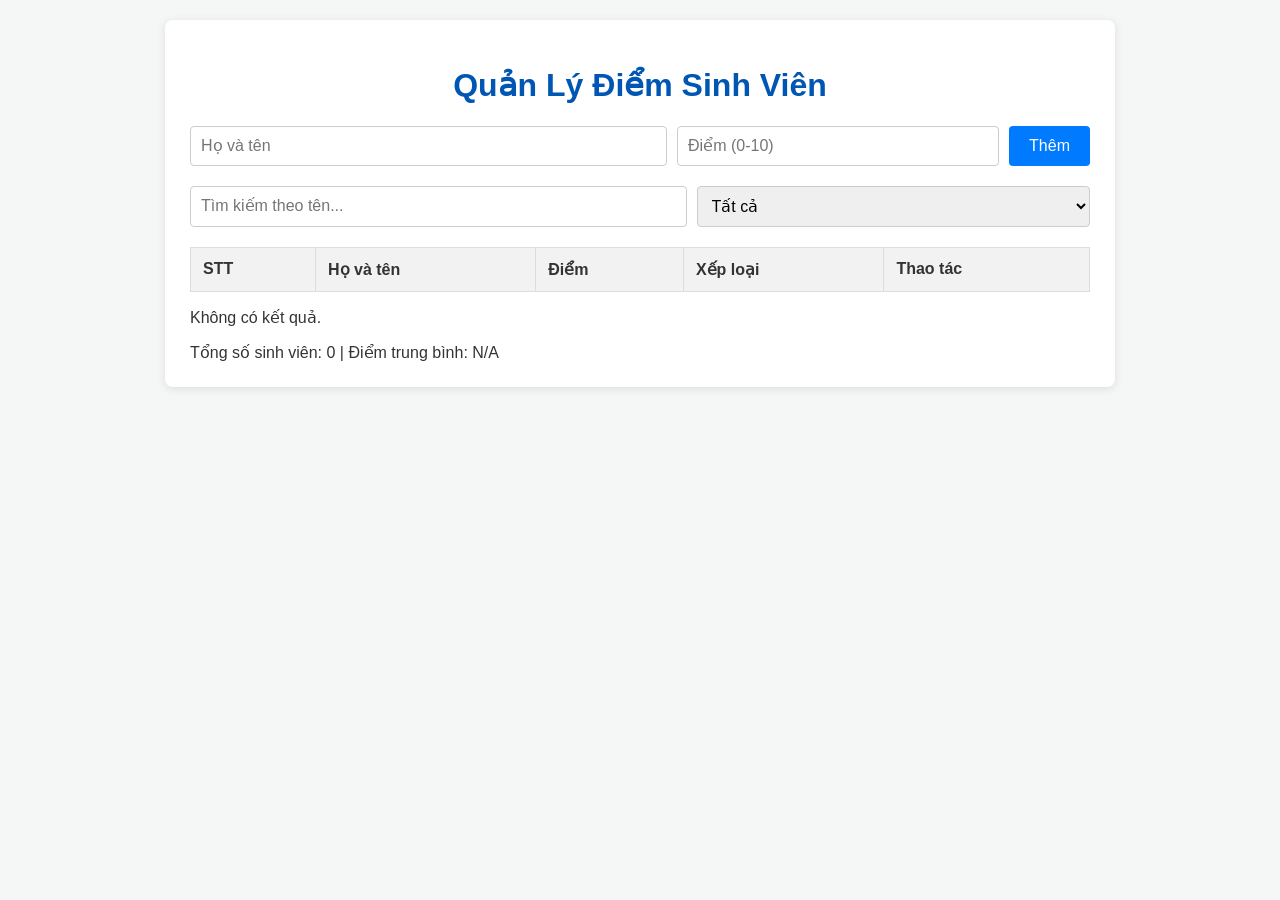
<file: bai4th/BaiThucHanh/index.html>
<!DOCTYPE html>
<html lang="vi">

<head>
    <meta charset="UTF-8">
    <meta name="viewport" content="width=device-width, initial-scale=1.0">
    <title>Bài 1 - Quản Lý Điểm Sinh Viên</title>
    <link rel="stylesheet" href="style.css">
</head>

<body>
    <div class="container">
        <h1>Quản Lý Điểm Sinh Viên</h1>

        <!-- Form thêm sinh viên -->
        <div class="form-container">
            <input type="text" id="studentName" placeholder="Họ và tên">
            <input type="number" id="studentScore" placeholder="Điểm (0-10)" min="0" max="10">
            <button id="addBtn">Thêm</button>
        </div>

        <!-- Bộ lọc và tìm kiếm -->
        <div class="controls-container">
            <input type="text" id="searchInput" placeholder="Tìm kiếm theo tên...">
            <select id="filterSelect">
                <option value="all">Tất cả</option>
                <option value="Giỏi">Giỏi</option>
                <option value="Khá">Khá</option>
                <option value="Trung bình">Trung bình</option>
                <option value="Yếu">Yếu</option>
            </select>
        </div>

        <!-- Bảng hiển thị -->
        <table id="studentTable">
            <thead>
                <tr>
                    <th>STT</th>
                    <th>Họ và tên</th>
                    <th id="scoreHeader" class="sortable">Điểm <span></span></th>
                    <th>Xếp loại</th>
                    <th>Thao tác</th>
                </tr>
            </thead>
            <tbody id="studentList">
                <!-- Dữ liệu sẽ được render ở đây -->
            </tbody>
        </table>
        <p id="noResults" class="hidden">Không có kết quả.</p>
        <div id="statistics"></div>
    </div>
    <script src="script.js"></script>
</body>

</html>
</file>
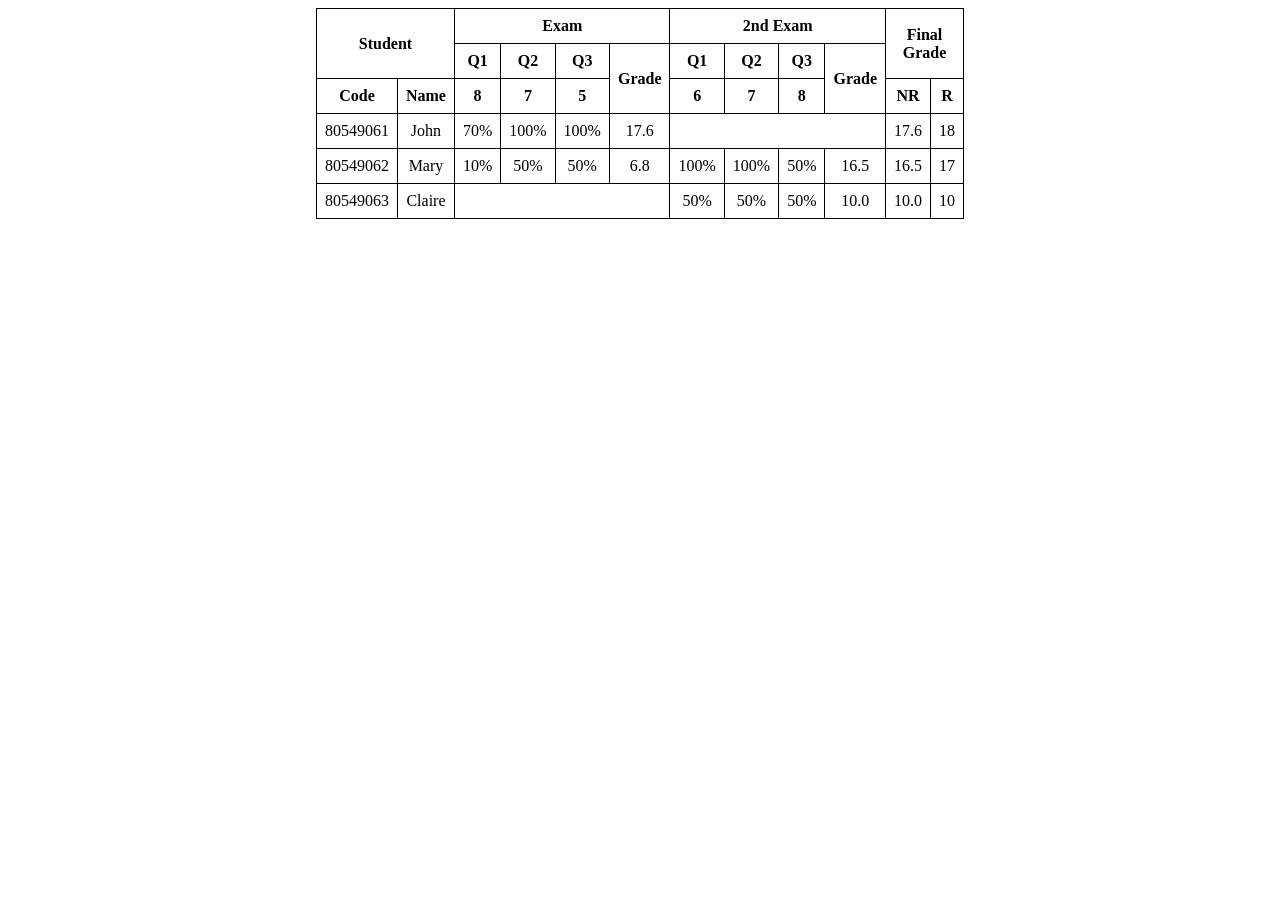
<file: bai3.html>
<!DOCTYPE html>
<html lang="vi">

<head>
    <meta charset="UTF-8">
    <title>Bài 03</title>
    <style>
        table {
            border-collapse: collapse;
            width: 50%;
            margin: auto;
            text-align: center;
        }
        
        th,
        td {
            border: 1px solid black;
            padding: 8px;
        }
        
        th {
            font-weight: bold;
        }
    </style>
</head>

<body>


    <table>
        <tr>
            <th colspan="2" rowspan="2">Student</th>
            <th colspan="4">Exam</th>
            <th colspan="4">2nd Exam</th>
            <th colspan="2" rowspan="2">Final Grade</th>
        </tr>

        <tr>
            <th>Q1</th>
            <th>Q2</th>
            <th>Q3</th>
            <th rowspan="2">Grade</th>

            <th>Q1</th>
            <th>Q2</th>
            <th>Q3</th>
            <th rowspan="2">Grade</th>
        </tr>

        <tr>
            <th>Code</th>
            <th>Name</th>

            <th>8</th>
            <th>7</th>
            <th>5</th>


            <th>6</th>
            <th>7</th>
            <th>8</th>


            <th>NR</th>
            <th>R</th>
        </tr>

        <tr>
            <td>80549061</td>
            <td>John</td>

            <td>70%</td>
            <td>100%</td>
            <td>100%</td>
            <td>17.6</td>

            <td colspan="4"></td>


            <td>17.6</td>
            <td>18</td>
        </tr>

        <tr>
            <td>80549062</td>
            <td>Mary</td>

            <td>10%</td>
            <td>50%</td>
            <td>50%</td>
            <td>6.8</td>

            <td>100%</td>
            <td>100%</td>
            <td>50%</td>
            <td>16.5</td>

            <td>16.5</td>
            <td>17</td>
        </tr>

        <tr>
            <td>80549063</td>
            <td>Claire</td>

            <td colspan="4"></td>

            <td>50%</td>
            <td>50%</td>
            <td>50%</td>
            <td>10.0</td>

            <td>10.0</td>
            <td>10</td>
        </tr>
    </table>

</body>

</html>
</file>
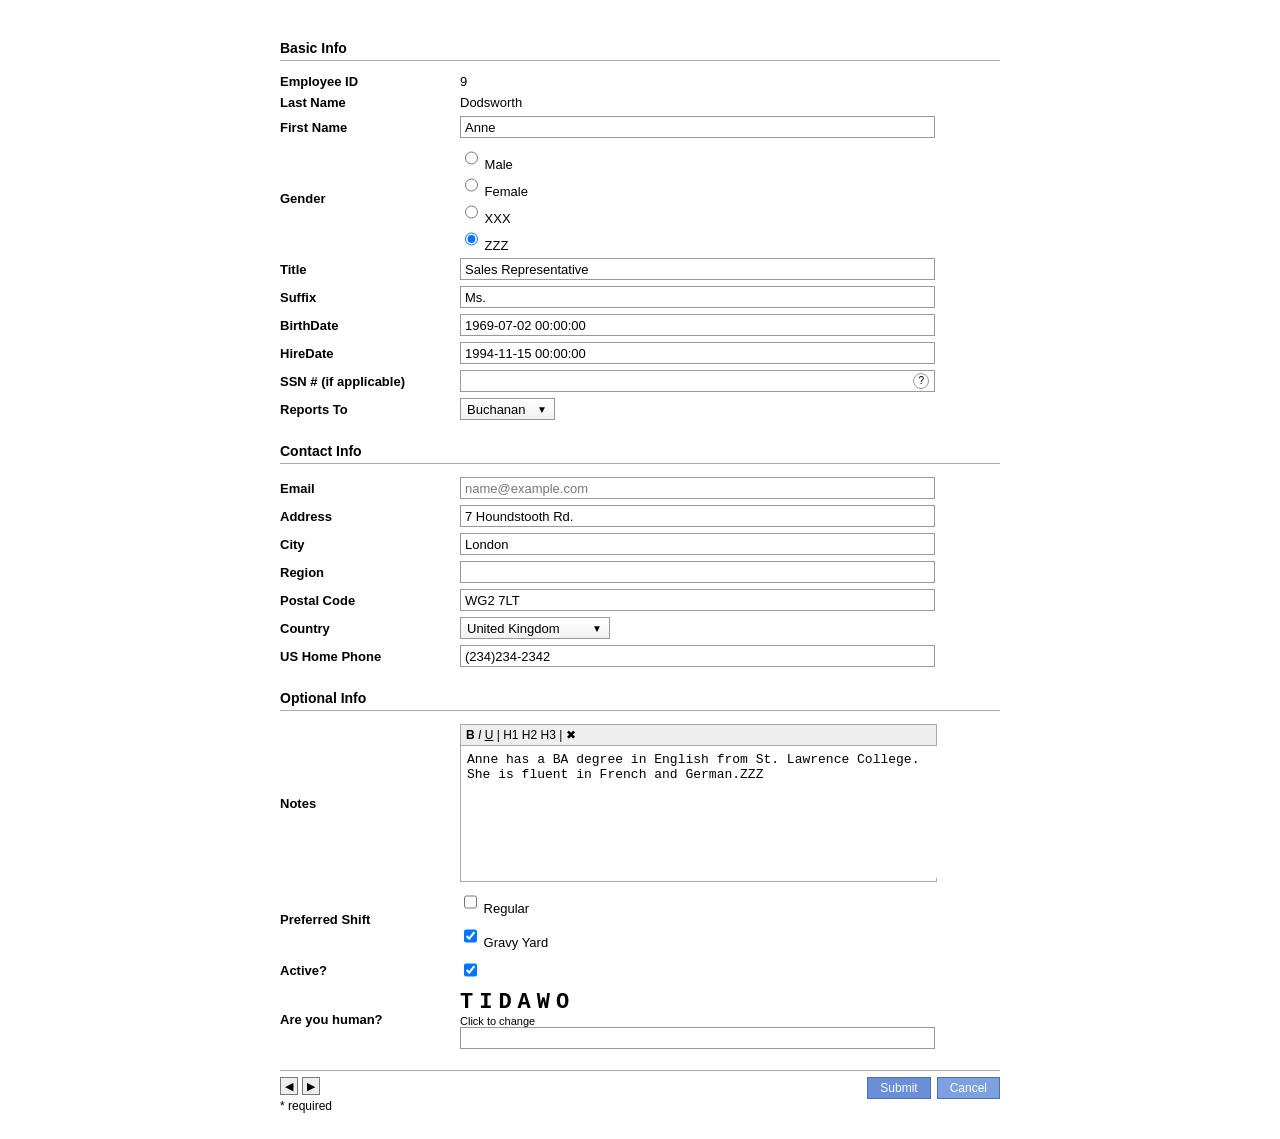
<file: bai4.html>
<!DOCTYPE html>
<html lang="vi">

<head>
    <meta charset="UTF-8">
    <title>Bài tập 04 - Employee Form</title>

    <style>
        body {
            font-family: Arial, Helvetica, sans-serif;
            background: #fff;
            display: flex;
            justify-content: center;
            padding: 20px;
            margin: 0;
        }
        
        .container {
            width: 720px;
        }
        /* ===== ACTION BAR (CUỐI FORM) ===== */
        
        .action-bar {
            display: flex;
            justify-content: space-between;
            align-items: flex-start;
            border-top: 1px solid #aaa;
            padding: 6px 0;
            margin-top: 18px;
            font-size: 12px;
        }
        
        .left-actions {
            display: flex;
            flex-direction: column;
            gap: 4px;
        }
        
        .nav-group {
            display: flex;
            gap: 4px;
        }
        
        .nav-btn {
            width: 18px;
            height: 18px;
            border: 1px solid #777;
            background: #eee;
            font-size: 11px;
            line-height: 16px;
            text-align: center;
            padding: 0;
            cursor: pointer;
        }
        
        .required-note {
            font-size: 12px;
        }
        
        .action-buttons {
            display: flex;
            gap: 6px;
        }
        
        .btn {
            font-size: 12px;
            padding: 3px 12px;
            border: 1px solid #4a6fb3;
            background: #6b8fd6;
            color: #fff;
            cursor: pointer;
        }
        
        .btn.cancel {
            background: #7da0e0;
        }
        /* ===== HEADINGS ===== */
        
        h2 {
            font-size: 14px;
            font-weight: bold;
            border-bottom: 1px solid #aaa;
            padding-bottom: 4px;
            margin: 20px 0 10px;
        }
        /* ===== TABLE ===== */
        
        table {
            width: 100%;
            border-collapse: collapse;
        }
        
        td {
            font-size: 13px;
            padding: 3px 0;
            vertical-align: middle;
        }
        
        .label {
            width: 180px;
            font-weight: bold;
            white-space: nowrap;
        }
        /* ===== INPUT ===== */
        
        input,
        select {
            height: 22px;
            padding: 2px 4px;
            border: 1px solid #999;
            font-size: 13px;
            box-sizing: border-box;
        }
        
        textarea {
            width: 100%;
            height: 120px;
            padding: 6px;
            border: none;
            font-size: 13px;
            resize: none;
        }
        /* ===== RADIO / CHECKBOX ===== */
        
        .radio-group label,
        .checkbox-group label {
            display: block;
            line-height: 1;
        }
        /* ===== SELECT STYLE ===== */
        
        .word-select {
            position: relative;
        }
        
        .word-select select {
            width: 100%;
            padding: 2px 26px 2px 6px;
            appearance: none;
            background: linear-gradient(#fff, #f1f1f1);
        }
        
        .word-select::after {
            content: "▼";
            position: absolute;
            right: 8px;
            top: 50%;
            transform: translateY(-50%);
            font-size: 10px;
            pointer-events: none;
        }
        /* ===== SSN ===== */
        
        .ssn-wrap {
            position: relative;
            width: 88%;
        }
        
        .ssn-wrap input {
            width: 100%;
            padding-right: 24px;
        }
        
        .ssn-icon {
            position: absolute;
            right: 6px;
            top: 50%;
            transform: translateY(-50%);
            width: 14px;
            height: 14px;
            border: 1px solid #999;
            border-radius: 50%;
            font-size: 10px;
            text-align: center;
            line-height: 14px;
        }
        /* ===== NOTES ===== */
        
        .editor-box {
            border: 1px solid #aaa;
        }
        
        .toolbar {
            background: #eee;
            padding: 3px 5px;
            font-size: 12px;
            border-bottom: 1px solid #aaa;
        }
        /* ===== CAPTCHA ===== */
        
        .captcha-box {
            font-family: "Courier New", monospace;
            font-size: 22px;
            letter-spacing: 6px;
            font-weight: bold;
        }
        
        .captcha-note {
            font-size: 11px;
        }
    </style>
</head>

<body>
    <div class="container">

        <h2>Basic Info</h2>
        <table>
            <tr>
                <td class="label">Employee ID</td>
                <td>9</td>
            </tr>
            <tr>
                <td class="label">Last Name</td>
                <td>Dodsworth</td>
            </tr>
            <tr>
                <td class="label">First Name</td>
                <td><input type="text" value="Anne" style="width:88%;"></td>
            </tr>

            <tr>
                <td class="label">Gender</td>
                <td class="radio-group">
                    <label><input type="radio"> Male</label>
                    <label><input type="radio"> Female</label>
                    <label><input type="radio"> XXX</label>
                    <label><input type="radio" checked> ZZZ</label>
                </td>
            </tr>

            <tr>
                <td class="label">Title</td>
                <td><input type="text" value="Sales Representative" style="width:88%;"></td>
            </tr>
            <tr>
                <td class="label">Suffix</td>
                <td><input type="text" value="Ms." style="width:88%;"></td>
            </tr>
            <tr>
                <td class="label">BirthDate</td>
                <td><input type="text" value="1969-07-02 00:00:00" style="width:88%;"></td>
            </tr>
            <tr>
                <td class="label">HireDate</td>
                <td><input type="text" value="1994-11-15 00:00:00" style="width:88%;"></td>
            </tr>

            <tr>
                <td class="label">SSN # (if applicable)</td>
                <td>
                    <div class="ssn-wrap">
                        <input type="text">
                        <span class="ssn-icon">?</span>
                    </div>
                </td>
            </tr>

            <tr>
                <td class="label">Reports To</td>
                <td>
                    <div class="word-select" style="width:95px;">
                        <select>
<option>Buchanan</option>
<option>Fuller</option>
<option>Leverling</option>
</select>
                    </div>
                </td>
            </tr>
        </table>

        <h2>Contact Info</h2>
        <table>
            <tr>
                <td class="label">Email</td>
                <td><input type="email" placeholder="name@example.com" style="width:88%;"></td>
            </tr>
            <tr>
                <td class="label">Address</td>
                <td><input type="text" value="7 Houndstooth Rd." style="width:88%;"></td>
            </tr>
            <tr>
                <td class="label">City</td>
                <td><input type="text" value="London" style="width:88%;"></td>
            </tr>
            <tr>
                <td class="label">Region</td>
                <td><input type="text" style="width:88%;"></td>
            </tr>
            <tr>
                <td class="label">Postal Code</td>
                <td><input type="text" value="WG2 7LT" style="width:88%;"></td>
            </tr>

            <tr>
                <td class="label">Country</td>
                <td>
                    <div class="word-select" style="width:150px;">
                        <select>
<option>Russian Federation</option>
<option selected>United Kingdom</option>
<option>USA</option>
</select>
                    </div>
                </td>
            </tr>

            <tr>
                <td class="label">US Home Phone</td>
                <td><input type="text" value="(234)234-2342" style="width:88%;"></td>
            </tr>
        </table>

        <h2>Optional Info</h2>
        <table>
            <tr>
                <td class="label">Notes</td>
                <td>
                    <div class="editor-box" style="width:88%;">
                        <div class="toolbar"><b>B</b> <i>I</i> <u>U</u> | H1 H2 H3 | ✖</div>
                        <textarea>
Anne has a BA degree in English from St. Lawrence College.
She is fluent in French and German.ZZZ
</textarea>
                    </div>
                </td>
            </tr>

            <tr>
                <td class="label" rowspan="2">Preferred Shift</td>
                <td class="checkbox-group"><label><input type="checkbox"> Regular</label></td>
            </tr>
            <tr>
                <td class="checkbox-group"><label><input type="checkbox" checked> Gravy Yard</label></td>
            </tr>

            <tr>
                <td class="label">Active?</td>
                <td><input type="checkbox" checked></td>
            </tr>

            <tr>
                <td class="label">Are you human?</td>
                <td>
                    <div class="captcha-box">TIDAWO</div>
                    <div class="captcha-note">Click to change</div>
                    <input type="text" style="width:88%;">
                </td>
            </tr>
        </table>

        <!-- ===== ACTION BAR CUỐI ===== -->
        <div class="action-bar">
            <div class="left-actions">
                <div class="nav-group">
                    <button class="nav-btn">◀</button>
                    <button class="nav-btn">▶</button>
                </div>
                <span class="required-note">* required</span>
            </div>

            <div class="action-buttons">
                <button class="btn submit">Submit</button>
                <button class="btn cancel">Cancel</button>
            </div>
        </div>

    </div>
</body>

</html>
</file>
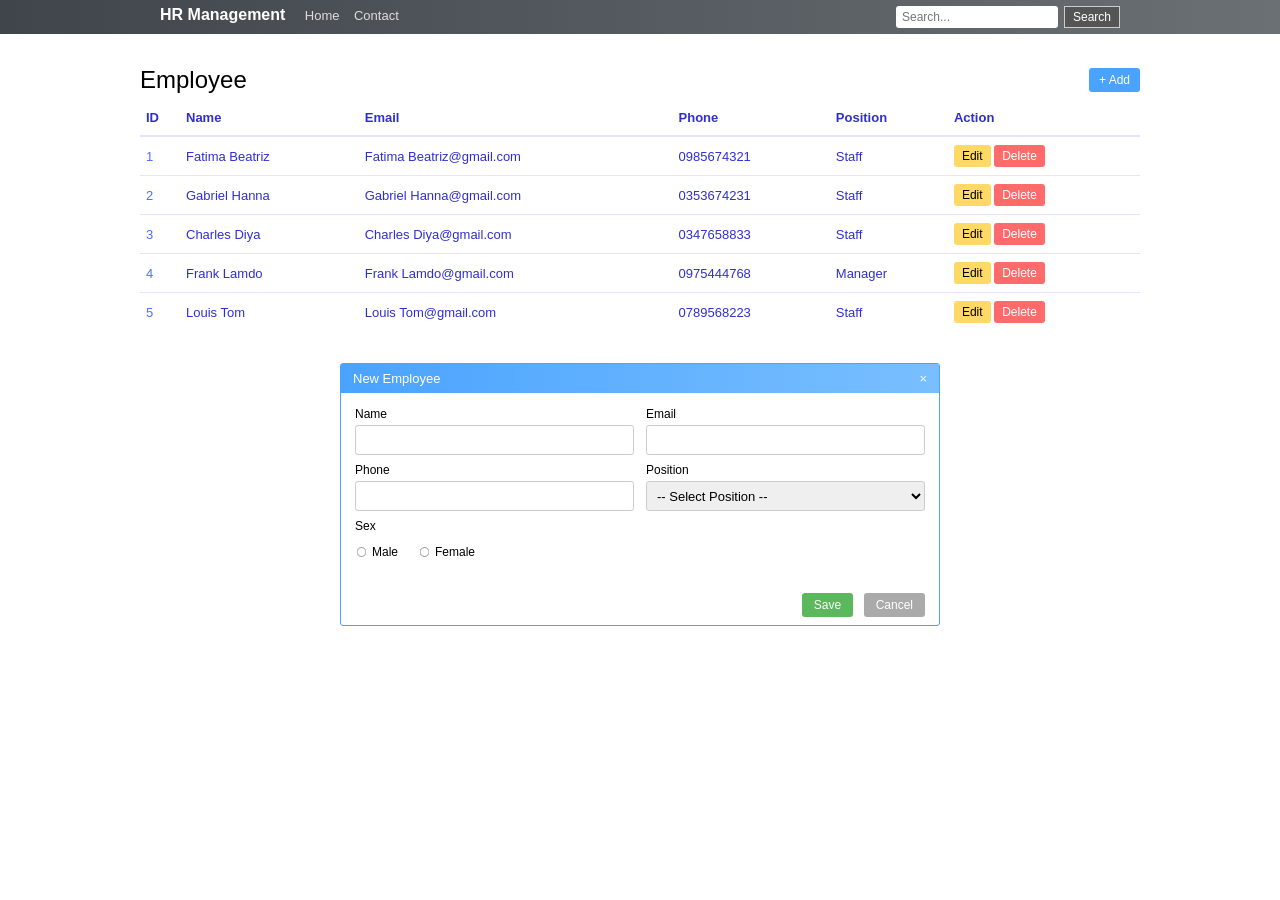
<file: bai5.html>
﻿<!DOCTYPE html>
<html lang="en">

<head>
    <meta charset="UTF-8">
    <title>HR Management</title>

    <style>
        /* ===== RESET ===== */
        
        * {
            box-sizing: border-box;
            font-family: Arial, Helvetica, sans-serif;
        }
        
        body {
            margin: 0;
            background: #fff;
        }
        /* ===== NAVBAR ===== */
        
        .navbar {
            background: linear-gradient(to right, #3f454a, #6b7075);
        }
        
        .navbar-inner {
            width: 1000px;
            margin: 0 auto;
            padding: 6px 20px;
            display: flex;
            justify-content: space-between;
            align-items: flex-start;
            color: #fff;
        }
        
        .navbar-left span {
            font-weight: bold;
            margin-right: 15px;
        }
        
        .navbar-left a {
            color: #ddd;
            text-decoration: none;
            margin-right: 10px;
            font-size: 13px;
        }
        
        .navbar-right {
            display: flex;
            align-items: flex-start;
        }
        
        .navbar-right input {
            height: 22px;
            padding: 2px 6px;
            font-size: 12px;
            border-radius: 3px;
            border: none;
        }
        
        .navbar-right button {
            height: 22px;
            margin-left: 6px;
            padding: 0 8px;
            font-size: 12px;
            border: 1px solid #ccc;
            background: #555;
            color: #fff;
            cursor: pointer;
        }
        /* ===== EMPLOYEE ===== */
        
        .employee-box {
            width: 1000px;
            margin: 22px auto;
            padding: 10px 0;
        }
        
        .employee-header {
            display: flex;
            justify-content: space-between;
            align-items: center;
            margin-bottom: 6px;
        }
        
        .employee-header h2 {
            margin: 0;
            font-weight: normal;
        }
        
        .btn-add {
            background: #4aa3ff;
            color: #fff;
            border: none;
            font-size: 12px;
            padding: 5px 10px;
            border-radius: 3px;
            cursor: pointer;
        }
        /* ===== TABLE (CHUẨN HÌNH) ===== */
        
        table {
            width: 100%;
            border-collapse: collapse;
        }
        
        thead th {
            font-size: 13px;
            color: #2f2fd0;
            font-weight: bold;
            padding: 10px 6px;
            border-bottom: 2px solid #e5e5ff;
            text-align: left;
        }
        
        tbody td {
            font-size: 13px;
            color: #2f2fd0;
            padding: 8px 6px;
            border-bottom: 1px solid #e5e5ff;
        }
        
        tbody tr:last-child td {
            border-bottom: none;
        }
        
        tbody td:first-child {
            width: 40px;
            color: #4f6fff;
        }
        /* Name + Email giống link */
        
        tbody td:nth-child(2),
        tbody td:nth-child(3) {
            cursor: pointer;
        }
        /* Action */
        
        .action button {
            font-size: 12px;
            padding: 4px 8px;
            border: none;
            border-radius: 3px;
            cursor: pointer;
        }
        
        .btn-edit {
            background: #ffd966;
        }
        
        .btn-delete {
            background: #ff6b6b;
            color: #fff;
        }
        /* ===== NEW EMPLOYEE FORM ===== */
        
        .card {
            width: 600px;
            margin: 18px auto;
            border: 1px solid #4aa3ff;
            border-radius: 3px;
            overflow: visible;
        }
        
        .card-header {
            background: linear-gradient(to right, #4aa3ff, #79bfff);
            color: #fff;
            padding: 7px 12px;
            display: flex;
            justify-content: space-between;
            font-size: 13px;
        }
        
        .card-body {
            padding: 14px;
        }
        
        .form-row {
            display: flex;
            gap: 12px;
            margin-bottom: 8px;
        }
        
        .form-group {
            flex: 1;
        }
        
        label {
            font-size: 12px;
            display: block;
            margin-bottom: 4px;
        }
        
        input,
        select {
            width: 100%;
            height: 30px;
            padding: 4px 6px;
            font-size: 13px;
            border: 1px solid #ccc;
            border-radius: 3px;
        }
        
        input:focus,
        select:focus {
            outline: none;
            border-color: #4aa3ff;
            box-shadow: 0 0 2px rgba(74, 163, 255, 0.6);
        }
        /* RADIO */
        
        .radio-group {
            display: flex;
            gap: 20px;
            margin-top: 4px;
        }
        
        .radio-group label {
            display: inline-flex;
            align-items: center;
            gap: 4px;
            font-size: 12px;
        }
        
        .radio-group input[type="radio"] {
            transform: scale(0.75);
            margin: 0;
        }
        /* FOOTER */
        
        .card-footer {
            text-align: right;
            padding: 8px 14px;
        }
        
        .btn-save {
            background: #5cb85c;
            color: #fff;
            border: none;
            padding: 5px 12px;
            font-size: 12px;
            border-radius: 3px;
        }
        
        .btn-cancel {
            background: #aaa;
            color: #fff;
            border: none;
            padding: 5px 12px;
            font-size: 12px;
            border-radius: 3px;
            margin-left: 6px;
        }
    </style>
</head>

<body>

    <!-- NAVBAR -->
    <div class="navbar">
        <div class="navbar-inner">
            <div class="navbar-left">
                <span>HR Management</span>
                <a href="#">Home</a>
                <a href="#">Contact</a>
            </div>
            <div class="navbar-right">
                <input type="text" placeholder="Search...">
                <button>Search</button>
            </div>
        </div>
    </div>

    <!-- EMPLOYEE TABLE -->
    <div class="employee-box">
        <div class="employee-header">
            <h2>Employee</h2>
            <button class="btn-add">+ Add</button>
        </div>

        <table>
            <thead>
                <tr>
                    <th>ID</th>
                    <th>Name</th>
                    <th>Email</th>
                    <th>Phone</th>
                    <th>Position</th>
                    <th>Action</th>
                </tr>
            </thead>

            <tbody>
                <tr>
                    <td>1</td>
                    <td>Fatima Beatriz</td>
                    <td>Fatima Beatriz@gmail.com</td>
                    <td>0985674321</td>
                    <td>Staff</td>
                    <td class="action">
                        <button class="btn-edit">Edit</button>
                        <button class="btn-delete">Delete</button>
                    </td>
                </tr>
                <tr>
                    <td>2</td>
                    <td>Gabriel Hanna</td>
                    <td>Gabriel Hanna@gmail.com</td>
                    <td>0353674231</td>
                    <td>Staff</td>
                    <td class="action">
                        <button class="btn-edit">Edit</button>
                        <button class="btn-delete">Delete</button>
                    </td>
                </tr>
                <tr>
                    <td>3</td>
                    <td>Charles Diya</td>
                    <td>Charles Diya@gmail.com</td>
                    <td>0347658833</td>
                    <td>Staff</td>
                    <td class="action">
                        <button class="btn-edit">Edit</button>
                        <button class="btn-delete">Delete</button>
                    </td>
                </tr>
                <tr>
                    <td>4</td>
                    <td>Frank Lamdo</td>
                    <td>Frank Lamdo@gmail.com</td>
                    <td>0975444768</td>
                    <td>Manager</td>
                    <td class="action">
                        <button class="btn-edit">Edit</button>
                        <button class="btn-delete">Delete</button>
                    </td>
                </tr>
                <tr>
                    <td>5</td>
                    <td>Louis Tom</td>
                    <td>Louis Tom@gmail.com</td>
                    <td>0789568223</td>
                    <td>Staff</td>
                    <td class="action">
                        <button class="btn-edit">Edit</button>
                        <button class="btn-delete">Delete</button>
                    </td>
                </tr>
            </tbody>
        </table>
    </div>

    <!-- NEW EMPLOYEE -->
    <div class="card">
        <div class="card-header">
            <span>New Employee</span>
            <span style="cursor:pointer">×</span>
        </div>

        <div class="card-body">
            <div class="form-row">
                <div class="form-group">
                    <label>Name</label>
                    <input type="text">
                </div>
                <div class="form-group">
                    <label>Email</label>
                    <input type="email">
                </div>
            </div>

            <div class="form-row">
                <div class="form-group">
                    <label>Phone</label>
                    <input type="text">
                </div>
                <div class="form-group">
                    <label>Position</label>
                    <select>
                    <option>-- Select Position --</option>
                    <option>Staff</option>
                    <option>Manager</option>
                    <option>CEO</option>
                </select>
                </div>
            </div>

            <label>Sex</label>
            <div class="radio-group">
                <label><input type="radio" name="sex"> Male</label>
                <label><input type="radio" name="sex"> Female</label>
            </div>
        </div>

        <div class="card-footer">
            <button class="btn-save">Save</button>
            <button class="btn-cancel">Cancel</button>
        </div>
    </div>

</body>

</html>
</file>
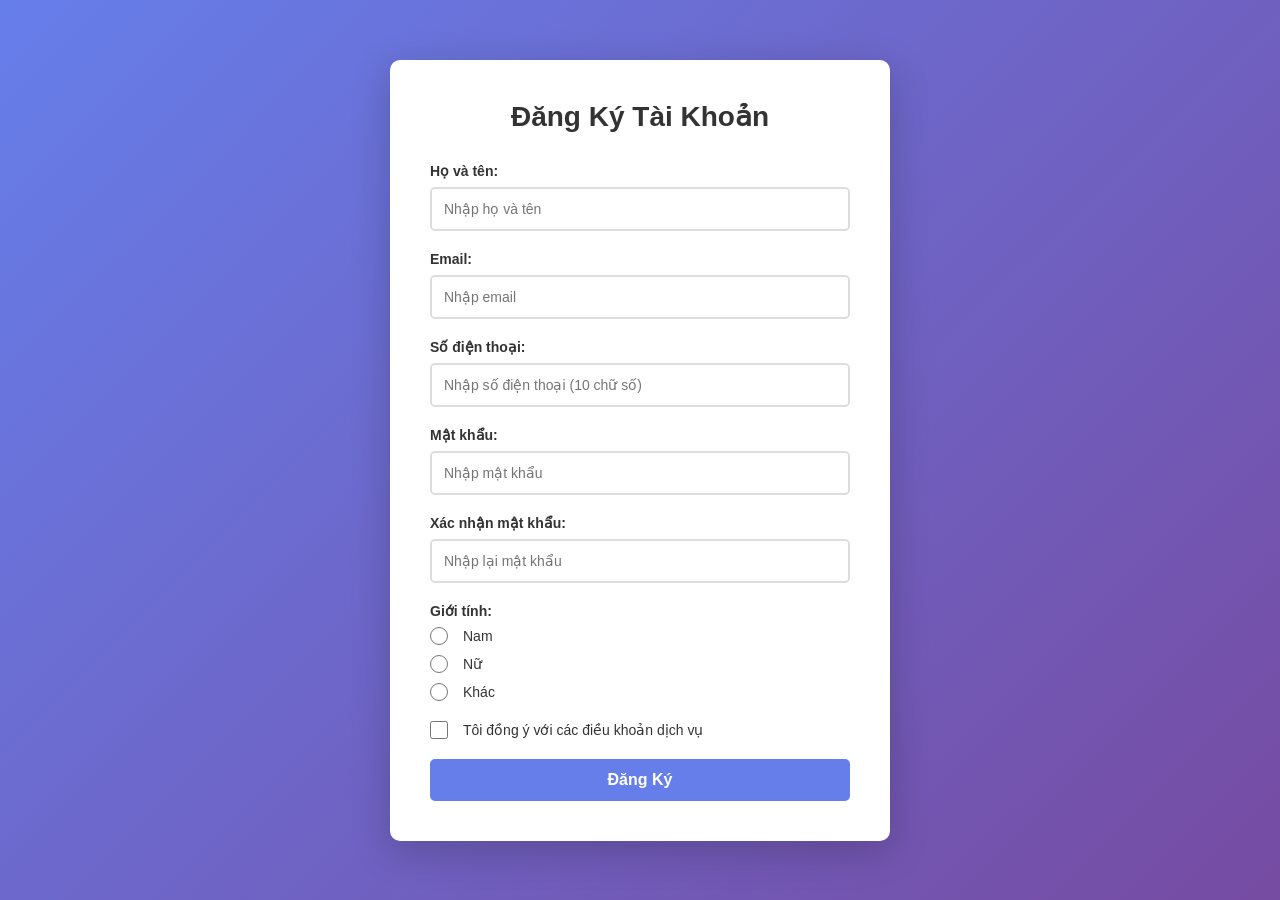
<file: bai4th/Bai2/part2-1.html>
<!DOCTYPE html>
<html lang="vi">

<head>
    <meta charset="UTF-8">
    <meta name="viewport" content="width=device-width, initial-scale=1.0">
    <title>Bài 2.1 - Form Đăng Ký Tài Khoản</title>
    <style>
        * {
            margin: 0;
            padding: 0;
            box-sizing: border-box;
        }
        
        body {
            font-family: 'Segoe UI', Tahoma, Geneva, Verdana, sans-serif;
            background: linear-gradient(135deg, #667eea 0%, #764ba2 100%);
            min-height: 100vh;
            display: flex;
            align-items: center;
            justify-content: center;
            padding: 20px;
        }
        
        .container {
            background: white;
            padding: 40px;
            border-radius: 10px;
            box-shadow: 0 10px 40px rgba(0, 0, 0, 0.2);
            max-width: 500px;
            width: 100%;
        }
        
        h1 {
            text-align: center;
            color: #333;
            margin-bottom: 30px;
            font-size: 28px;
        }
        
        .form-group {
            margin-bottom: 20px;
        }
        
        label {
            display: block;
            margin-bottom: 8px;
            font-weight: 600;
            color: #333;
            font-size: 14px;
        }
        
        input[type="text"],
        input[type="email"],
        input[type="password"],
        input[type="tel"] {
            width: 100%;
            padding: 12px;
            border: 2px solid #ddd;
            border-radius: 5px;
            font-size: 14px;
            transition: all 0.3s;
            font-family: inherit;
        }
        
        input[type="text"]:focus,
        input[type="email"]:focus,
        input[type="password"]:focus,
        input[type="tel"]:focus {
            outline: none;
            border-color: #667eea;
            box-shadow: 0 0 5px rgba(102, 126, 234, 0.5);
        }
        
        input.valid {
            border-color: #4caf50;
            background-color: #f0f8f5;
        }
        
        input.invalid {
            border-color: #f44336;
            background-color: #fff5f5;
        }
        
        .error {
            color: #f44336;
            font-size: 12px;
            margin-top: 5px;
            display: none;
            font-weight: 500;
        }
        
        .error.show {
            display: block;
        }
        
        .radio-group,
        .checkbox-group {
            margin-bottom: 15px;
        }
        
        .radio-item,
        .checkbox-item {
            margin-bottom: 10px;
            display: flex;
            align-items: center;
        }
        
        input[type="radio"],
        input[type="checkbox"] {
            margin-right: 10px;
            cursor: pointer;
            width: 18px;
            height: 18px;
        }
        
        .radio-item label,
        .checkbox-item label {
            margin-bottom: 0;
            margin-left: 5px;
            font-weight: normal;
            cursor: pointer;
        }
        
        button {
            width: 100%;
            padding: 12px;
            background: #667eea;
            color: white;
            border: none;
            border-radius: 5px;
            font-size: 16px;
            font-weight: 600;
            cursor: pointer;
            transition: all 0.3s;
        }
        
        button:hover {
            background: #764ba2;
            transform: translateY(-2px);
            box-shadow: 0 5px 15px rgba(0, 0, 0, 0.2);
        }
        
        button:active {
            transform: translateY(0);
        }
        
        .success-message {
            display: none;
            background: #4caf50;
            color: white;
            padding: 30px;
            border-radius: 10px;
            text-align: center;
            font-size: 16px;
        }
        
        .success-message.show {
            display: block;
        }
        
        .success-message h2 {
            margin-bottom: 15px;
            font-size: 24px;
        }
        
        .success-message p {
            font-size: 18px;
            margin-bottom: 20px;
        }
        
        .form-container.hidden {
            display: none;
        }
    </style>
</head>

<body>
    <div class="container">
        <h1>Đăng Ký Tài Khoản</h1>

        <!-- Form -->
        <form id="registrationForm" class="form-container">
            <!-- Họ và tên -->
            <div class="form-group">
                <label for="fullName">Họ và tên:</label>
                <input type="text" id="fullName" placeholder="Nhập họ và tên" />
                <div class="error" id="fullNameError"></div>
            </div>

            <!-- Email -->
            <div class="form-group">
                <label for="email">Email:</label>
                <input type="email" id="email" placeholder="Nhập email" />
                <div class="error" id="emailError"></div>
            </div>

            <!-- Số điện thoại -->
            <div class="form-group">
                <label for="phone">Số điện thoại:</label>
                <input type="tel" id="phone" placeholder="Nhập số điện thoại (10 chữ số)" />
                <div class="error" id="phoneError"></div>
            </div>

            <!-- Mật khẩu -->
            <div class="form-group">
                <label for="password">Mật khẩu:</label>
                <input type="password" id="password" placeholder="Nhập mật khẩu" />
                <div class="error" id="passwordError"></div>
            </div>

            <!-- Xác nhận mật khẩu -->
            <div class="form-group">
                <label for="confirmPassword">Xác nhận mật khẩu:</label>
                <input type="password" id="confirmPassword" placeholder="Nhập lại mật khẩu" />
                <div class="error" id="confirmPasswordError"></div>
            </div>

            <!-- Giới tính -->
            <div class="form-group">
                <label>Giới tính:</label>
                <div class="radio-group">
                    <div class="radio-item">
                        <input type="radio" id="male" name="gender" value="Nam" />
                        <label for="male">Nam</label>
                    </div>
                    <div class="radio-item">
                        <input type="radio" id="female" name="gender" value="Nữ" />
                        <label for="female">Nữ</label>
                    </div>
                    <div class="radio-item">
                        <input type="radio" id="other" name="gender" value="Khác" />
                        <label for="other">Khác</label>
                    </div>
                </div>
                <div class="error" id="genderError"></div>
            </div>

            <!-- Điều khoản -->
            <div class="form-group">
                <div class="checkbox-group">
                    <div class="checkbox-item">
                        <input type="checkbox" id="terms" />
                        <label for="terms">Tôi đồng ý với các điều khoản dịch vụ</label>
                    </div>
                </div>
                <div class="error" id="termsError"></div>
            </div>

            <!-- Nút submit -->
            <button type="submit">Đăng Ký</button>
        </form>

        <!-- Thông báo thành công -->
        <div id="successMessage" class="success-message">
            <h2>🎉 Đăng Ký Thành Công!</h2>
            <p>Chào mừng <span id="userGreeting"></span>,</p>
            <p>Tài khoản của bạn đã được tạo thành công.</p>
        </div>
    </div>

    <script>
        document.addEventListener('DOMContentLoaded', () => {
            const form = document.getElementById('registrationForm');
            const successMessage = document.getElementById('successMessage');
            const userGreeting = document.getElementById('userGreeting');

            // Utility: Show error
            const showError = (fieldId, message) => {
                const field = document.getElementById(fieldId);
                const errorDiv = document.getElementById(fieldId + 'Error');
                field.classList.add('invalid');
                field.classList.remove('valid');
                errorDiv.textContent = message;
                errorDiv.classList.add('show');
            };

            // Utility: Clear error
            const clearError = (fieldId) => {
                const field = document.getElementById(fieldId);
                const errorDiv = document.getElementById(fieldId + 'Error');
                field.classList.remove('invalid');
                field.classList.add('valid');
                errorDiv.textContent = '';
                errorDiv.classList.remove('show');
            };

            // Validation: Full Name
            const validateFullName = () => {
                const fullName = document.getElementById('fullName').value.trim();
                if (!fullName) {
                    showError('fullName', 'Họ và tên không được trống');
                    return false;
                }
                if (fullName.length < 3) {
                    showError('fullName', 'Họ và tên phải từ 3 ký tự trở lên');
                    return false;
                }
                if (!/^[a-zA-ZÀ-ỹ\s]+$/.test(fullName)) {
                    showError('fullName', 'Họ và tên chỉ chứa chữ cái và khoảng trắng');
                    return false;
                }
                clearError('fullName');
                return true;
            };

            // Validation: Email
            const validateEmail = () => {
                const email = document.getElementById('email').value.trim();
                if (!email) {
                    showError('email', 'Email không được trống');
                    return false;
                }
                if (!/^[^\s@]+@[^\s@]+\.[^\s@]+$/.test(email)) {
                    showError('email', 'Email không đúng định dạng');
                    return false;
                }
                clearError('email');
                return true;
            };

            // Validation: Phone
            const validatePhone = () => {
                const phone = document.getElementById('phone').value.trim();
                if (!phone) {
                    showError('phone', 'Số điện thoại không được trống');
                    return false;
                }
                if (!/^0[0-9]{9}$/.test(phone)) {
                    showError('phone', 'Số điện thoại phải 10 chữ số, bắt đầu bằng 0');
                    return false;
                }
                clearError('phone');
                return true;
            };

            // Validation: Password
            const validatePassword = () => {
                const password = document.getElementById('password').value;
                if (!password) {
                    showError('password', 'Mật khẩu không được trống');
                    return false;
                }
                if (password.length < 8) {
                    showError('password', 'Mật khẩu phải từ 8 ký tự trở lên');
                    return false;
                }
                if (!/(?=.*[a-z])(?=.*[A-Z])(?=.*\d)/.test(password)) {
                    showError('password', 'Mật khẩu phải có chữ hoa, chữ thường và chữ số');
                    return false;
                }
                clearError('password');
                return true;
            };

            // Validation: Confirm Password
            const validateConfirmPassword = () => {
                const password = document.getElementById('password').value;
                const confirmPassword = document.getElementById('confirmPassword').value;
                if (!confirmPassword) {
                    showError('confirmPassword', 'Xác nhận mật khẩu không được trống');
                    return false;
                }
                if (password !== confirmPassword) {
                    showError('confirmPassword', 'Mật khẩu xác nhận không khớp');
                    return false;
                }
                clearError('confirmPassword');
                return true;
            };

            // Validation: Gender
            const validateGender = () => {
                const genders = document.getElementsByName('gender');
                const isSelected = Array.from(genders).some(g => g.checked);
                if (!isSelected) {
                    document.getElementById('genderError').textContent = 'Vui lòng chọn giới tính';
                    document.getElementById('genderError').classList.add('show');
                    return false;
                }
                document.getElementById('genderError').textContent = '';
                document.getElementById('genderError').classList.remove('show');
                return true;
            };

            // Validation: Terms
            const validateTerms = () => {
                const terms = document.getElementById('terms').checked;
                if (!terms) {
                    document.getElementById('termsError').textContent = 'Vui lòng đồng ý với điều khoản';
                    document.getElementById('termsError').classList.add('show');
                    return false;
                }
                document.getElementById('termsError').textContent = '';
                document.getElementById('termsError').classList.remove('show');
                return true;
            };

            // Clear error when input
            document.getElementById('fullName').addEventListener('input', () => {
                if (document.getElementById('fullNameError').classList.contains('show')) {
                    clearError('fullName');
                }
            });
            document.getElementById('email').addEventListener('input', () => {
                if (document.getElementById('emailError').classList.contains('show')) {
                    clearError('email');
                }
            });
            document.getElementById('phone').addEventListener('input', () => {
                if (document.getElementById('phoneError').classList.contains('show')) {
                    clearError('phone');
                }
            });
            document.getElementById('password').addEventListener('input', () => {
                if (document.getElementById('passwordError').classList.contains('show')) {
                    clearError('password');
                }
            });
            document.getElementById('confirmPassword').addEventListener('input', () => {
                if (document.getElementById('confirmPasswordError').classList.contains('show')) {
                    clearError('confirmPassword');
                }
            });

            // Validate on blur
            document.getElementById('fullName').addEventListener('blur', validateFullName);
            document.getElementById('email').addEventListener('blur', validateEmail);
            document.getElementById('phone').addEventListener('blur', validatePhone);
            document.getElementById('password').addEventListener('blur', validatePassword);
            document.getElementById('confirmPassword').addEventListener('blur', validateConfirmPassword);

            // Form submit
            form.addEventListener('submit', (e) => {
                e.preventDefault();

                // Validate all fields
                const isValid1 = validateFullName();
                const isValid2 = validateEmail();
                const isValid3 = validatePhone();
                const isValid4 = validatePassword();
                const isValid5 = validateConfirmPassword();
                const isValid6 = validateGender();
                const isValid7 = validateTerms();

                // All must be valid
                if (isValid1 & isValid2 & isValid3 & isValid4 & isValid5 & isValid6 & isValid7) {
                    // Show success message
                    const fullName = document.getElementById('fullName').value.trim();
                    userGreeting.textContent = fullName;
                    form.classList.add('hidden');
                    successMessage.classList.add('show');
                }
            });
        });
    </script>
</body>

</html>
</file>
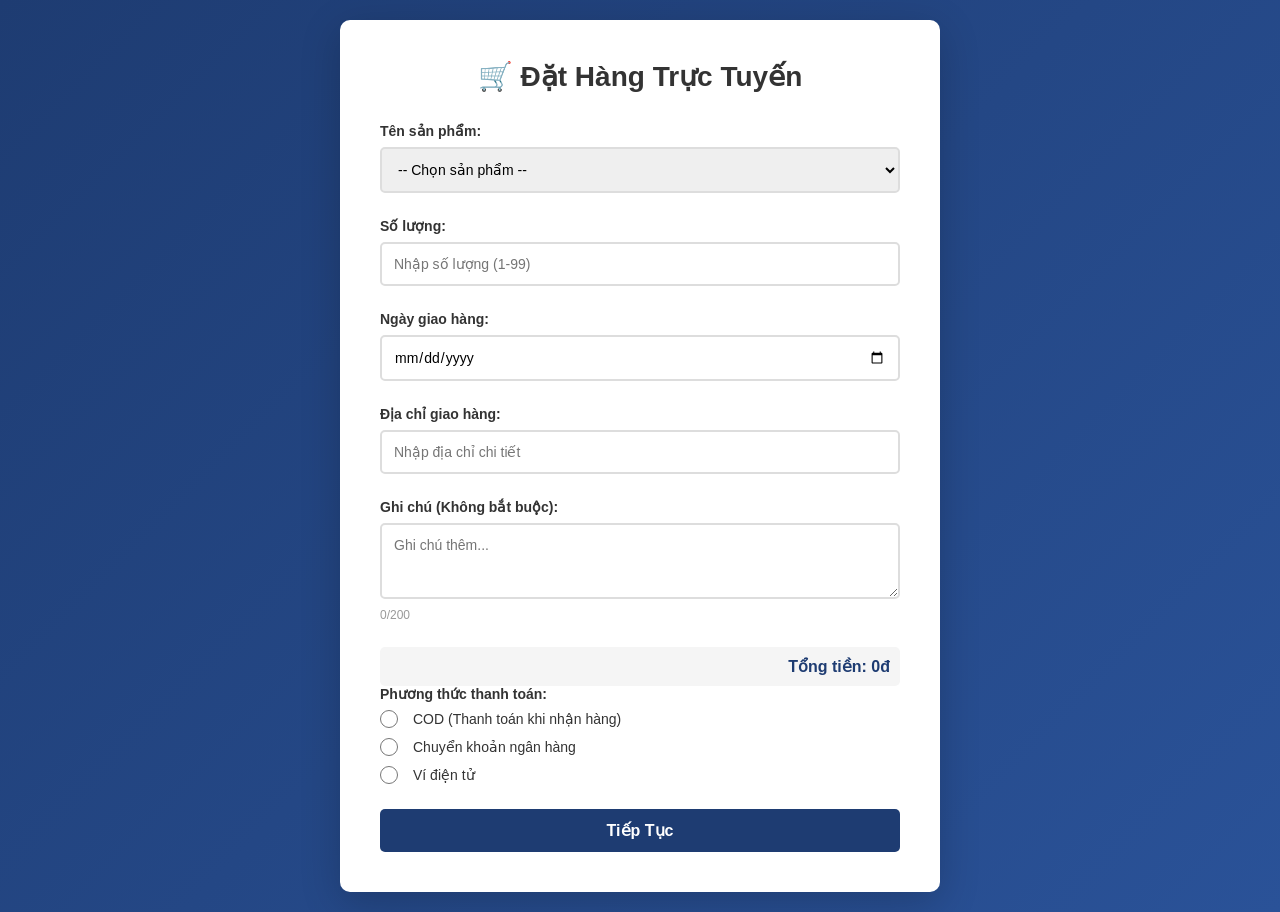
<file: bai4th/Bai2/part2-2.html>
<!DOCTYPE html>
<html lang="vi">

<head>
    <meta charset="UTF-8">
    <meta name="viewport" content="width=device-width, initial-scale=1.0">
    <title>Bài 2.2 - Form Đặt Hàng</title>
    <style>
        * {
            margin: 0;
            padding: 0;
            box-sizing: border-box;
        }
        
        body {
            font-family: 'Segoe UI', Tahoma, Geneva, Verdana, sans-serif;
            background: linear-gradient(135deg, #1e3c72 0%, #2a5298 100%);
            min-height: 100vh;
            display: flex;
            align-items: center;
            justify-content: center;
            padding: 20px;
        }
        
        .container {
            background: white;
            padding: 40px;
            border-radius: 10px;
            box-shadow: 0 10px 40px rgba(0, 0, 0, 0.2);
            max-width: 600px;
            width: 100%;
        }
        
        h1 {
            text-align: center;
            color: #333;
            margin-bottom: 30px;
            font-size: 28px;
        }
        
        .form-group {
            margin-bottom: 25px;
        }
        
        label {
            display: block;
            margin-bottom: 8px;
            font-weight: 600;
            color: #333;
            font-size: 14px;
        }
        
        input[type="text"],
        input[type="number"],
        input[type="date"],
        input[type="email"],
        select,
        textarea {
            width: 100%;
            padding: 12px;
            border: 2px solid #ddd;
            border-radius: 5px;
            font-size: 14px;
            transition: all 0.3s;
            font-family: inherit;
        }
        
        input[type="text"]:focus,
        input[type="number"]:focus,
        input[type="date"]:focus,
        input[type="email"]:focus,
        select:focus,
        textarea:focus {
            outline: none;
            border-color: #1e3c72;
            box-shadow: 0 0 5px rgba(30, 60, 114, 0.5);
        }
        
        input.valid,
        select.valid {
            border-color: #4caf50;
            background-color: #f0f8f5;
        }
        
        input.invalid,
        select.invalid {
            border-color: #f44336;
            background-color: #fff5f5;
        }
        
        .error {
            color: #f44336;
            font-size: 12px;
            margin-top: 5px;
            display: none;
            font-weight: 500;
        }
        
        .error.show {
            display: block;
        }
        
        .char-counter {
            font-size: 12px;
            color: #999;
            margin-top: 5px;
        }
        
        .char-counter.exceeded {
            color: #f44336;
            font-weight: 600;
        }
        
        .total-price {
            font-size: 16px;
            font-weight: 600;
            color: #1e3c72;
            margin-top: 10px;
            padding: 10px;
            background: #f5f5f5;
            border-radius: 5px;
            text-align: right;
        }
        
        .radio-group {
            margin-bottom: 15px;
        }
        
        .radio-item {
            margin-bottom: 10px;
            display: flex;
            align-items: center;
        }
        
        input[type="radio"] {
            margin-right: 10px;
            cursor: pointer;
            width: 18px;
            height: 18px;
        }
        
        .radio-item label {
            margin-bottom: 0;
            margin-left: 5px;
            font-weight: normal;
            cursor: pointer;
            font-size: 14px;
        }
        
        button {
            width: 100%;
            padding: 12px;
            background: #1e3c72;
            color: white;
            border: none;
            border-radius: 5px;
            font-size: 16px;
            font-weight: 600;
            cursor: pointer;
            transition: all 0.3s;
        }
        
        button:hover {
            background: #2a5298;
            transform: translateY(-2px);
            box-shadow: 0 5px 15px rgba(0, 0, 0, 0.2);
        }
        
        button:active {
            transform: translateY(0);
        }
        
        .form-container.hidden {
            display: none;
        }
        
        .confirmation {
            display: none;
            background: #f9f9f9;
            padding: 20px;
            border-radius: 8px;
            margin-top: 30px;
            border-left: 4px solid #1e3c72;
        }
        
        .confirmation.show {
            display: block;
        }
        
        .confirmation h3 {
            margin-bottom: 15px;
            color: #1e3c72;
            font-size: 18px;
        }
        
        .confirmation-item {
            margin-bottom: 10px;
            display: flex;
            justify-content: space-between;
            padding: 8px 0;
            border-bottom: 1px solid #eee;
        }
        
        .confirmation-item:last-child {
            border-bottom: none;
        }
        
        .confirmation-item strong {
            color: #333;
        }
        
        .confirmation-item span {
            color: #666;
        }
        
        .confirmation-total {
            display: flex;
            justify-content: space-between;
            padding: 15px 0;
            margin-top: 15px;
            border-top: 2px solid #1e3c72;
            font-size: 18px;
            font-weight: 600;
            color: #1e3c72;
        }
        
        .confirmation-buttons {
            display: flex;
            gap: 10px;
            margin-top: 20px;
        }
        
        .confirmation-buttons button {
            flex: 1;
        }
        
        .confirmation-buttons button:last-child {
            background: #ccc;
            color: #333;
        }
        
        .confirmation-buttons button:last-child:hover {
            background: #bbb;
        }
        
        .success-message {
            display: none;
            background: #4caf50;
            color: white;
            padding: 30px;
            border-radius: 10px;
            text-align: center;
            font-size: 16px;
        }
        
        .success-message.show {
            display: block;
        }
        
        .success-message h2 {
            margin-bottom: 15px;
            font-size: 24px;
        }
    </style>
</head>

<body>
    <div class="container">
        <h1>🛒 Đặt Hàng Trực Tuyến</h1>

        <!-- Form -->
        <form id="orderForm" class="form-container">
            <!-- Sản phẩm -->
            <div class="form-group">
                <label for="product">Tên sản phẩm:</label>
                <select id="product">
                    <option value="">-- Chọn sản phẩm --</option>
                    <option value="Áo thun">Áo thun (150.000đ)</option>
                    <option value="Quần jean">Quần jean (250.000đ)</option>
                    <option value="Giày sneaker">Giày sneaker (350.000đ)</option>
                    <option value="Mũ thời trang">Mũ thời trang (80.000đ)</option>
                </select>
                <div class="error" id="productError"></div>
            </div>

            <!-- Số lượng -->
            <div class="form-group">
                <label for="quantity">Số lượng:</label>
                <input type="number" id="quantity" placeholder="Nhập số lượng (1-99)" min="1" max="99" />
                <div class="error" id="quantityError"></div>
            </div>

            <!-- Ngày giao hàng -->
            <div class="form-group">
                <label for="deliveryDate">Ngày giao hàng:</label>
                <input type="date" id="deliveryDate" />
                <div class="error" id="deliveryDateError"></div>
            </div>

            <!-- Địa chỉ giao -->
            <div class="form-group">
                <label for="address">Địa chỉ giao hàng:</label>
                <input type="text" id="address" placeholder="Nhập địa chỉ chi tiết" />
                <div class="error" id="addressError"></div>
            </div>

            <!-- Ghi chú -->
            <div class="form-group">
                <label for="notes">Ghi chú (Không bắt buộc):</label>
                <textarea id="notes" placeholder="Ghi chú thêm..." rows="3"></textarea>
                <div class="char-counter" id="charCounter">0/200</div>
                <div class="error" id="notesError"></div>
            </div>

            <!-- Tổng tiền -->
            <div class="total-price">
                Tổng tiền: <span id="totalPrice">0đ</span>
            </div>

            <!-- Phương thức thanh toán -->
            <div class="form-group">
                <label>Phương thức thanh toán:</label>
                <div class="radio-group">
                    <div class="radio-item">
                        <input type="radio" id="cod" name="payment" value="COD" />
                        <label for="cod">COD (Thanh toán khi nhận hàng)</label>
                    </div>
                    <div class="radio-item">
                        <input type="radio" id="transfer" name="payment" value="Chuyển khoản" />
                        <label for="transfer">Chuyển khoản ngân hàng</label>
                    </div>
                    <div class="radio-item">
                        <input type="radio" id="wallet" name="payment" value="Ví điện tử" />
                        <label for="wallet">Ví điện tử</label>
                    </div>
                </div>
                <div class="error" id="paymentError"></div>
            </div>

            <!-- Nút submit -->
            <button type="submit">Tiếp Tục</button>
        </form>

        <!-- Xác nhận đơn hàng -->
        <div id="confirmation" class="confirmation">
            <h3>📋 Xác Nhận Thông Tin Đơn Hàng</h3>
            <div class="confirmation-item">
                <strong>Sản phẩm:</strong>
                <span id="confirmProduct"></span>
            </div>
            <div class="confirmation-item">
                <strong>Số lượng:</strong>
                <span id="confirmQuantity"></span>
            </div>
            <div class="confirmation-item">
                <strong>Ngày giao:</strong>
                <span id="confirmDeliveryDate"></span>
            </div>
            <div class="confirmation-item">
                <strong>Địa chỉ:</strong>
                <span id="confirmAddress"></span>
            </div>
            <div class="confirmation-item">
                <strong>Thanh toán:</strong>
                <span id="confirmPayment"></span>
            </div>
            <div class="confirmation-total">
                <strong>Tổng cộng:</strong>
                <span id="confirmTotal"></span>
            </div>
            <div class="confirmation-buttons">
                <button type="button" id="confirmBtn">✓ Xác Nhận Đặt Hàng</button>
                <button type="button" id="cancelBtn">✕ Hủy</button>
            </div>
        </div>

        <!-- Thông báo thành công -->
        <div id="successMessage" class="success-message">
            <h2>🎉 Đặt Hàng Thành Công!</h2>
            <p>Cảm ơn bạn đã tin tưởng chúng tôi.</p>
            <p>Đơn hàng của bạn sẽ được giao trong thời gian sớm nhất.</p>
        </div>
    </div>

    <script>
        document.addEventListener('DOMContentLoaded', () => {
            const form = document.getElementById('orderForm');
            const confirmation = document.getElementById('confirmation');
            const successMessage = document.getElementById('successMessage');
            const productSelect = document.getElementById('product');
            const quantityInput = document.getElementById('quantity');
            const notesInput = document.getElementById('notes');
            const charCounter = document.getElementById('charCounter');

            // Prices
            const prices = {
                'Áo thun': 150000,
                'Quần jean': 250000,
                'Giày sneaker': 350000,
                'Mũ thời trang': 80000
            };

            // Clear error
            const clearError = (fieldId) => {
                const field = document.getElementById(fieldId);
                const errorDiv = document.getElementById(fieldId + 'Error');
                if (field) field.classList.remove('invalid');
                if (field) field.classList.add('valid');
                if (errorDiv) {
                    errorDiv.textContent = '';
                    errorDiv.classList.remove('show');
                }
            };

            // Show error
            const showError = (fieldId, message) => {
                const field = document.getElementById(fieldId);
                const errorDiv = document.getElementById(fieldId + 'Error');
                if (field) field.classList.add('invalid');
                if (field) field.classList.remove('valid');
                if (errorDiv) {
                    errorDiv.textContent = message;
                    errorDiv.classList.add('show');
                }
            };

            // Validate Product
            const validateProduct = () => {
                const product = productSelect.value;
                if (!product) {
                    showError('product', 'Vui lòng chọn sản phẩm');
                    return false;
                }
                clearError('product');
                return true;
            };

            // Validate Quantity
            const validateQuantity = () => {
                const quantity = quantityInput.value.trim();
                if (!quantity) {
                    showError('quantity', 'Vui lòng nhập số lượng');
                    return false;
                }
                const num = parseInt(quantity);
                if (isNaN(num) || num < 1 || num > 99) {
                    showError('quantity', 'Số lượng phải từ 1 đến 99');
                    return false;
                }
                clearError('quantity');
                return true;
            };

            // Validate Delivery Date
            const validateDeliveryDate = () => {
                const deliveryDate = document.getElementById('deliveryDate').value;
                if (!deliveryDate) {
                    showError('deliveryDate', 'Vui lòng chọn ngày giao');
                    return false;
                }
                const selectedDate = new Date(deliveryDate);
                const today = new Date();
                today.setHours(0, 0, 0, 0);

                if (selectedDate < today) {
                    showError('deliveryDate', 'Ngày giao không thể là ngày trong quá khứ');
                    return false;
                }

                const maxDate = new Date();
                maxDate.setDate(maxDate.getDate() + 30);
                if (selectedDate > maxDate) {
                    showError('deliveryDate', 'Ngày giao không thể quá 30 ngày từ hôm nay');
                    return false;
                }

                clearError('deliveryDate');
                return true;
            };

            // Validate Address
            const validateAddress = () => {
                const address = document.getElementById('address').value.trim();
                if (!address) {
                    showError('address', 'Vui lòng nhập địa chỉ');
                    return false;
                }
                if (address.length < 10) {
                    showError('address', 'Địa chỉ phải tối thiểu 10 ký tự');
                    return false;
                }
                clearError('address');
                return true;
            };

            // Validate Notes
            const validateNotes = () => {
                const notes = notesInput.value;
                if (notes.length > 200) {
                    showError('notes', 'Ghi chú không được vượt quá 200 ký tự');
                    return false;
                }
                clearError('notes');
                return true;
            };

            // Validate Payment
            const validatePayment = () => {
                const payments = document.getElementsByName('payment');
                const isSelected = Array.from(payments).some(p => p.checked);
                if (!isSelected) {
                    document.getElementById('paymentError').textContent = 'Vui lòng chọn phương thức thanh toán';
                    document.getElementById('paymentError').classList.add('show');
                    return false;
                }
                document.getElementById('paymentError').textContent = '';
                document.getElementById('paymentError').classList.remove('show');
                return true;
            };

            // Calculate total price
            const updateTotalPrice = () => {
                const product = productSelect.value;
                const quantity = parseInt(quantityInput.value) || 0;

                if (product && quantity > 0) {
                    const price = prices[product];
                    const total = price * quantity;
                    document.getElementById('totalPrice').textContent = total.toLocaleString('vi-VN') + 'đ';
                } else {
                    document.getElementById('totalPrice').textContent = '0đ';
                }
            };

            // Character counter for notes
            notesInput.addEventListener('input', () => {
                const length = notesInput.value.length;
                const counter = document.getElementById('charCounter');
                counter.textContent = `${length}/200`;

                if (length > 200) {
                    counter.classList.add('exceeded');
                } else {
                    counter.classList.remove('exceeded');
                }

                if (document.getElementById('notesError').classList.contains('show')) {
                    validateNotes();
                }
            });

            // Remove error on input
            productSelect.addEventListener('change', () => {
                if (document.getElementById('productError').classList.contains('show')) {
                    validateProduct();
                }
                updateTotalPrice();
            });

            quantityInput.addEventListener('input', () => {
                if (document.getElementById('quantityError').classList.contains('show')) {
                    validateQuantity();
                }
                updateTotalPrice();
            });

            document.getElementById('deliveryDate').addEventListener('change', () => {
                if (document.getElementById('deliveryDateError').classList.contains('show')) {
                    validateDeliveryDate();
                }
            });

            document.getElementById('address').addEventListener('input', () => {
                if (document.getElementById('addressError').classList.contains('show')) {
                    validateAddress();
                }
            });

            // Form submit
            form.addEventListener('submit', (e) => {
                e.preventDefault();

                const isValid1 = validateProduct();
                const isValid2 = validateQuantity();
                const isValid3 = validateDeliveryDate();
                const isValid4 = validateAddress();
                const isValid5 = validateNotes();
                const isValid6 = validatePayment();

                if (isValid1 & isValid2 & isValid3 & isValid4 & isValid5 & isValid6) {
                    // Show confirmation
                    document.getElementById('confirmProduct').textContent = productSelect.value;
                    document.getElementById('confirmQuantity').textContent = quantityInput.value;
                    document.getElementById('confirmDeliveryDate').textContent = document.getElementById('deliveryDate').value;
                    document.getElementById('confirmAddress').textContent = document.getElementById('address').value;
                    const paymentMethod = document.querySelector('input[name="payment"]:checked').value;
                    document.getElementById('confirmPayment').textContent = paymentMethod;
                    document.getElementById('confirmTotal').textContent = document.getElementById('totalPrice').textContent;

                    form.classList.add('hidden');
                    confirmation.classList.add('show');
                }
            });

            // Confirm order
            document.getElementById('confirmBtn').addEventListener('click', () => {
                confirmation.classList.remove('show');
                successMessage.classList.add('show');
            });

            // Cancel confirmation
            document.getElementById('cancelBtn').addEventListener('click', () => {
                confirmation.classList.remove('show');
                form.classList.remove('hidden');
            });
        });
    </script>
</body>

</html>
</file>
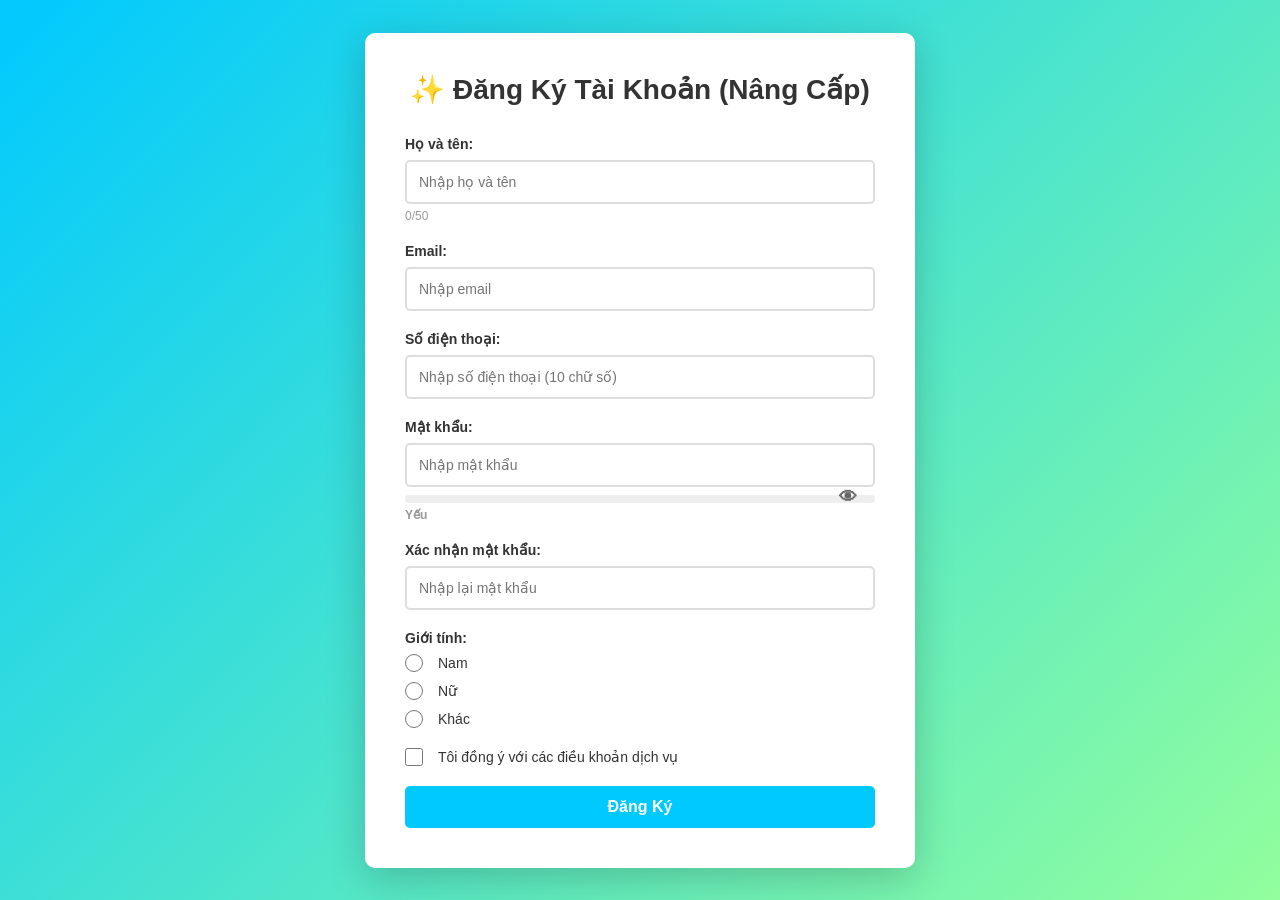
<file: bai4th/Bai3/part3-1.html>
<!DOCTYPE html>
<html lang="vi">

<head>
    <meta charset="UTF-8">
    <meta name="viewport" content="width=device-width, initial-scale=1.0">
    <title>Bài 3.1 - Nâng Cấp Form Đăng Ký</title>
    <style>
        * {
            margin: 0;
            padding: 0;
            box-sizing: border-box;
        }
        
        body {
            font-family: 'Segoe UI', Tahoma, Geneva, Verdana, sans-serif;
            background: linear-gradient(135deg, #00c9ff 0%, #92fe9d 100%);
            min-height: 100vh;
            display: flex;
            align-items: center;
            justify-content: center;
            padding: 20px;
        }
        
        .container {
            background: white;
            padding: 40px;
            border-radius: 10px;
            box-shadow: 0 10px 40px rgba(0, 0, 0, 0.2);
            max-width: 550px;
            width: 100%;
        }
        
        h1 {
            text-align: center;
            color: #333;
            margin-bottom: 30px;
            font-size: 28px;
        }
        
        .form-group {
            margin-bottom: 20px;
        }
        
        label {
            display: block;
            margin-bottom: 8px;
            font-weight: 600;
            color: #333;
            font-size: 14px;
        }
        
        input[type="text"],
        input[type="email"],
        input[type="password"],
        input[type="tel"] {
            width: 100%;
            padding: 12px;
            border: 2px solid #ddd;
            border-radius: 5px;
            font-size: 14px;
            transition: all 0.3s;
            font-family: inherit;
        }
        
        input[type="text"]:focus,
        input[type="email"]:focus,
        input[type="password"]:focus,
        input[type="tel"]:focus {
            outline: none;
            border-color: #00c9ff;
            box-shadow: 0 0 5px rgba(0, 201, 255, 0.5);
        }
        
        input.valid {
            border-color: #4caf50;
            background-color: #f0f8f5;
        }
        
        input.invalid {
            border-color: #f44336;
            background-color: #fff5f5;
        }
        
        .fullname-counter {
            font-size: 12px;
            color: #999;
            margin-top: 5px;
        }
        
        .password-wrapper {
            position: relative;
        }
        
        .toggle-password {
            position: absolute;
            right: 12px;
            top: 40px;
            background: none;
            border: none;
            cursor: pointer;
            font-size: 18px;
            color: #666;
            padding: 0;
            width: 30px;
            height: 30px;
            display: flex;
            align-items: center;
            justify-content: center;
            transition: color 0.3s;
        }
        
        .toggle-password:hover {
            color: #333;
        }
        
        .strength-bar {
            width: 100%;
            height: 8px;
            background: #eee;
            border-radius: 4px;
            margin-top: 8px;
            overflow: hidden;
        }
        
        .strength-bar-fill {
            height: 100%;
            width: 0;
            background: #ccc;
            border-radius: 4px;
            transition: width 0.3s, background-color 0.3s;
        }
        
        .strength-bar-fill.weak {
            width: 33%;
            background: #f44336;
        }
        
        .strength-bar-fill.medium {
            width: 66%;
            background: #ff9800;
        }
        
        .strength-bar-fill.strong {
            width: 100%;
            background: #4caf50;
        }
        
        .strength-text {
            font-size: 12px;
            margin-top: 5px;
            font-weight: 600;
            color: #999;
        }
        
        .strength-text.weak {
            color: #f44336;
        }
        
        .strength-text.medium {
            color: #ff9800;
        }
        
        .strength-text.strong {
            color: #4caf50;
        }
        
        .error {
            color: #f44336;
            font-size: 12px;
            margin-top: 5px;
            display: none;
            font-weight: 500;
        }
        
        .error.show {
            display: block;
        }
        
        .radio-group,
        .checkbox-group {
            margin-bottom: 15px;
        }
        
        .radio-item,
        .checkbox-item {
            margin-bottom: 10px;
            display: flex;
            align-items: center;
        }
        
        input[type="radio"],
        input[type="checkbox"] {
            margin-right: 10px;
            cursor: pointer;
            width: 18px;
            height: 18px;
        }
        
        .radio-item label,
        .checkbox-item label {
            margin-bottom: 0;
            margin-left: 5px;
            font-weight: normal;
            cursor: pointer;
        }
        
        button {
            width: 100%;
            padding: 12px;
            background: #00c9ff;
            color: white;
            border: none;
            border-radius: 5px;
            font-size: 16px;
            font-weight: 600;
            cursor: pointer;
            transition: all 0.3s;
        }
        
        button:hover {
            background: #00b8e6;
            transform: translateY(-2px);
            box-shadow: 0 5px 15px rgba(0, 0, 0, 0.2);
        }
        
        button:active {
            transform: translateY(0);
        }
        
        .success-message {
            display: none;
            background: #4caf50;
            color: white;
            padding: 30px;
            border-radius: 10px;
            text-align: center;
            font-size: 16px;
        }
        
        .success-message.show {
            display: block;
        }
        
        .success-message h2 {
            margin-bottom: 15px;
            font-size: 24px;
        }
        
        .success-message p {
            font-size: 18px;
            margin-bottom: 20px;
        }
        
        .form-container.hidden {
            display: none;
        }
        
        .form-title {
            font-size: 12px;
            color: #999;
            margin-bottom: 5px;
            font-weight: normal;
        }
    </style>
</head>

<body>
    <div class="container">
        <h1>✨ Đăng Ký Tài Khoản (Nâng Cấp)</h1>

        <!-- Form -->
        <form id="registrationForm" class="form-container">
            <!-- Họ và tên -->
            <div class="form-group">
                <label for="fullName">Họ và tên:</label>
                <input type="text" id="fullName" placeholder="Nhập họ và tên" maxlength="50" />
                <div class="fullname-counter">
                    <span id="nameCharCount">0</span>/50
                </div>
                <div class="error" id="fullNameError"></div>
            </div>

            <!-- Email -->
            <div class="form-group">
                <label for="email">Email:</label>
                <input type="email" id="email" placeholder="Nhập email" />
                <div class="error" id="emailError"></div>
            </div>

            <!-- Số điện thoại -->
            <div class="form-group">
                <label for="phone">Số điện thoại:</label>
                <input type="tel" id="phone" placeholder="Nhập số điện thoại (10 chữ số)" />
                <div class="error" id="phoneError"></div>
            </div>

            <!-- Mật khẩu -->
            <div class="form-group">
                <label for="password">Mật khẩu:</label>
                <div class="password-wrapper">
                    <input type="password" id="password" placeholder="Nhập mật khẩu" />
                    <button type="button" class="toggle-password" id="togglePassword">👁</button>
                </div>
                <div class="strength-bar">
                    <div class="strength-bar-fill" id="strengthBarFill"></div>
                </div>
                <div class="strength-text" id="strengthText">Yếu</div>
                <div class="error" id="passwordError"></div>
            </div>

            <!-- Xác nhận mật khẩu -->
            <div class="form-group">
                <label for="confirmPassword">Xác nhận mật khẩu:</label>
                <input type="password" id="confirmPassword" placeholder="Nhập lại mật khẩu" />
                <div class="error" id="confirmPasswordError"></div>
            </div>

            <!-- Giới tính -->
            <div class="form-group">
                <label>Giới tính:</label>
                <div class="radio-group">
                    <div class="radio-item">
                        <input type="radio" id="male" name="gender" value="Nam" />
                        <label for="male">Nam</label>
                    </div>
                    <div class="radio-item">
                        <input type="radio" id="female" name="gender" value="Nữ" />
                        <label for="female">Nữ</label>
                    </div>
                    <div class="radio-item">
                        <input type="radio" id="other" name="gender" value="Khác" />
                        <label for="other">Khác</label>
                    </div>
                </div>
                <div class="error" id="genderError"></div>
            </div>

            <!-- Điều khoản -->
            <div class="form-group">
                <div class="checkbox-group">
                    <div class="checkbox-item">
                        <input type="checkbox" id="terms" />
                        <label for="terms">Tôi đồng ý với các điều khoản dịch vụ</label>
                    </div>
                </div>
                <div class="error" id="termsError"></div>
            </div>

            <!-- Nút submit -->
            <button type="submit">Đăng Ký</button>
        </form>

        <!-- Thông báo thành công -->
        <div id="successMessage" class="success-message">
            <h2>🎉 Đăng Ký Thành Công!</h2>
            <p>Chào mừng <span id="userGreeting"></span>,</p>
            <p>Tài khoản của bạn đã được tạo thành công.</p>
        </div>
    </div>

    <script>
        document.addEventListener('DOMContentLoaded', () => {
            const form = document.getElementById('registrationForm');
            const successMessage = document.getElementById('successMessage');
            const userGreeting = document.getElementById('userGreeting');
            const passwordInput = document.getElementById('password');
            const togglePasswordBtn = document.getElementById('togglePassword');
            const nameInput = document.getElementById('fullName');
            const nameCharCount = document.getElementById('nameCharCount');

            // Toggle password visibility
            togglePasswordBtn.addEventListener('click', (e) => {
                e.preventDefault();
                if (passwordInput.type === 'password') {
                    passwordInput.type = 'text';
                    togglePasswordBtn.textContent = '🙈';
                } else {
                    passwordInput.type = 'password';
                    togglePasswordBtn.textContent = '👁';
                }
            });

            // Update character count for fullname
            nameInput.addEventListener('input', () => {
                nameCharCount.textContent = nameInput.value.length;
            });

            // Password strength checker
            const updatePasswordStrength = () => {
                const password = passwordInput.value;
                const strengthBar = document.getElementById('strengthBarFill');
                const strengthText = document.getElementById('strengthText');
                let strength = 0;

                // Length check
                if (password.length >= 8) strength++;
                if (password.length >= 12) strength++;

                // Character type checks
                if (/[a-z]/.test(password)) strength++;
                if (/[A-Z]/.test(password)) strength++;
                if (/\d/.test(password)) strength++;
                if (/[!@#$%^&*(),.?":{}|<>]/.test(password)) strength++;

                // Update bar
                strengthBar.className = 'strength-bar-fill';
                strengthText.className = 'strength-text';

                if (strength <= 2) {
                    strengthBar.classList.add('weak');
                    strengthText.classList.add('weak');
                    strengthText.textContent = '⚠️ Yếu';
                } else if (strength <= 4) {
                    strengthBar.classList.add('medium');
                    strengthText.classList.add('medium');
                    strengthText.textContent = '⚡ Trung bình';
                } else {
                    strengthBar.classList.add('strong');
                    strengthText.classList.add('strong');
                    strengthText.textContent = '✓ Mạnh';
                }
            };

            passwordInput.addEventListener('input', updatePasswordStrength);

            // Utility: Show error
            const showError = (fieldId, message) => {
                const field = document.getElementById(fieldId);
                const errorDiv = document.getElementById(fieldId + 'Error');
                field.classList.add('invalid');
                field.classList.remove('valid');
                errorDiv.textContent = message;
                errorDiv.classList.add('show');
            };

            // Utility: Clear error
            const clearError = (fieldId) => {
                const field = document.getElementById(fieldId);
                const errorDiv = document.getElementById(fieldId + 'Error');
                field.classList.remove('invalid');
                field.classList.add('valid');
                errorDiv.textContent = '';
                errorDiv.classList.remove('show');
            };

            // Validation: Full Name
            const validateFullName = () => {
                const fullName = nameInput.value.trim();
                if (!fullName) {
                    showError('fullName', 'Họ và tên không được trống');
                    return false;
                }
                if (fullName.length < 3) {
                    showError('fullName', 'Họ và tên phải từ 3 ký tự trở lên');
                    return false;
                }
                if (!/^[a-zA-ZÀ-ỹ\s]+$/.test(fullName)) {
                    showError('fullName', 'Họ và tên chỉ chứa chữ cái và khoảng trắng');
                    return false;
                }
                clearError('fullName');
                return true;
            };

            // Validation: Email
            const validateEmail = () => {
                const email = document.getElementById('email').value.trim();
                if (!email) {
                    showError('email', 'Email không được trống');
                    return false;
                }
                if (!/^[^\s@]+@[^\s@]+\.[^\s@]+$/.test(email)) {
                    showError('email', 'Email không đúng định dạng');
                    return false;
                }
                clearError('email');
                return true;
            };

            // Validation: Phone
            const validatePhone = () => {
                const phone = document.getElementById('phone').value.trim();
                if (!phone) {
                    showError('phone', 'Số điện thoại không được trống');
                    return false;
                }
                if (!/^0[0-9]{9}$/.test(phone)) {
                    showError('phone', 'Số điện thoại phải 10 chữ số, bắt đầu bằng 0');
                    return false;
                }
                clearError('phone');
                return true;
            };

            // Validation: Password
            const validatePassword = () => {
                const password = passwordInput.value;
                if (!password) {
                    showError('password', 'Mật khẩu không được trống');
                    return false;
                }
                if (password.length < 8) {
                    showError('password', 'Mật khẩu phải từ 8 ký tự trở lên');
                    return false;
                }
                if (!/(?=.*[a-z])(?=.*[A-Z])(?=.*\d)/.test(password)) {
                    showError('password', 'Mật khẩu phải có chữ hoa, chữ thường và chữ số');
                    return false;
                }
                clearError('password');
                return true;
            };

            // Validation: Confirm Password
            const validateConfirmPassword = () => {
                const password = passwordInput.value;
                const confirmPassword = document.getElementById('confirmPassword').value;
                if (!confirmPassword) {
                    showError('confirmPassword', 'Xác nhận mật khẩu không được trống');
                    return false;
                }
                if (password !== confirmPassword) {
                    showError('confirmPassword', 'Mật khẩu xác nhận không khớp');
                    return false;
                }
                clearError('confirmPassword');
                return true;
            };

            // Validation: Gender
            const validateGender = () => {
                const genders = document.getElementsByName('gender');
                const isSelected = Array.from(genders).some(g => g.checked);
                if (!isSelected) {
                    document.getElementById('genderError').textContent = 'Vui lòng chọn giới tính';
                    document.getElementById('genderError').classList.add('show');
                    return false;
                }
                document.getElementById('genderError').textContent = '';
                document.getElementById('genderError').classList.remove('show');
                return true;
            };

            // Validation: Terms
            const validateTerms = () => {
                const terms = document.getElementById('terms').checked;
                if (!terms) {
                    document.getElementById('termsError').textContent = 'Vui lòng đồng ý với điều khoản';
                    document.getElementById('termsError').classList.add('show');
                    return false;
                }
                document.getElementById('termsError').textContent = '';
                document.getElementById('termsError').classList.remove('show');
                return true;
            };

            // Clear error when input
            nameInput.addEventListener('input', () => {
                if (document.getElementById('fullNameError').classList.contains('show')) {
                    clearError('fullName');
                }
            });
            document.getElementById('email').addEventListener('input', () => {
                if (document.getElementById('emailError').classList.contains('show')) {
                    clearError('email');
                }
            });
            document.getElementById('phone').addEventListener('input', () => {
                if (document.getElementById('phoneError').classList.contains('show')) {
                    clearError('phone');
                }
            });
            passwordInput.addEventListener('input', () => {
                if (document.getElementById('passwordError').classList.contains('show')) {
                    clearError('password');
                }
            });
            document.getElementById('confirmPassword').addEventListener('input', () => {
                if (document.getElementById('confirmPasswordError').classList.contains('show')) {
                    clearError('confirmPassword');
                }
            });

            // Validate on blur
            nameInput.addEventListener('blur', validateFullName);
            document.getElementById('email').addEventListener('blur', validateEmail);
            document.getElementById('phone').addEventListener('blur', validatePhone);
            passwordInput.addEventListener('blur', validatePassword);
            document.getElementById('confirmPassword').addEventListener('blur', validateConfirmPassword);

            // Form submit
            form.addEventListener('submit', (e) => {
                e.preventDefault();

                const isValid1 = validateFullName();
                const isValid2 = validateEmail();
                const isValid3 = validatePhone();
                const isValid4 = validatePassword();
                const isValid5 = validateConfirmPassword();
                const isValid6 = validateGender();
                const isValid7 = validateTerms();

                if (isValid1 & isValid2 & isValid3 & isValid4 & isValid5 & isValid6 & isValid7) {
                    const fullName = nameInput.value.trim();
                    userGreeting.textContent = fullName;
                    form.classList.add('hidden');
                    successMessage.classList.add('show');
                }
            });
        });
    </script>
</body>

</html>
</file>
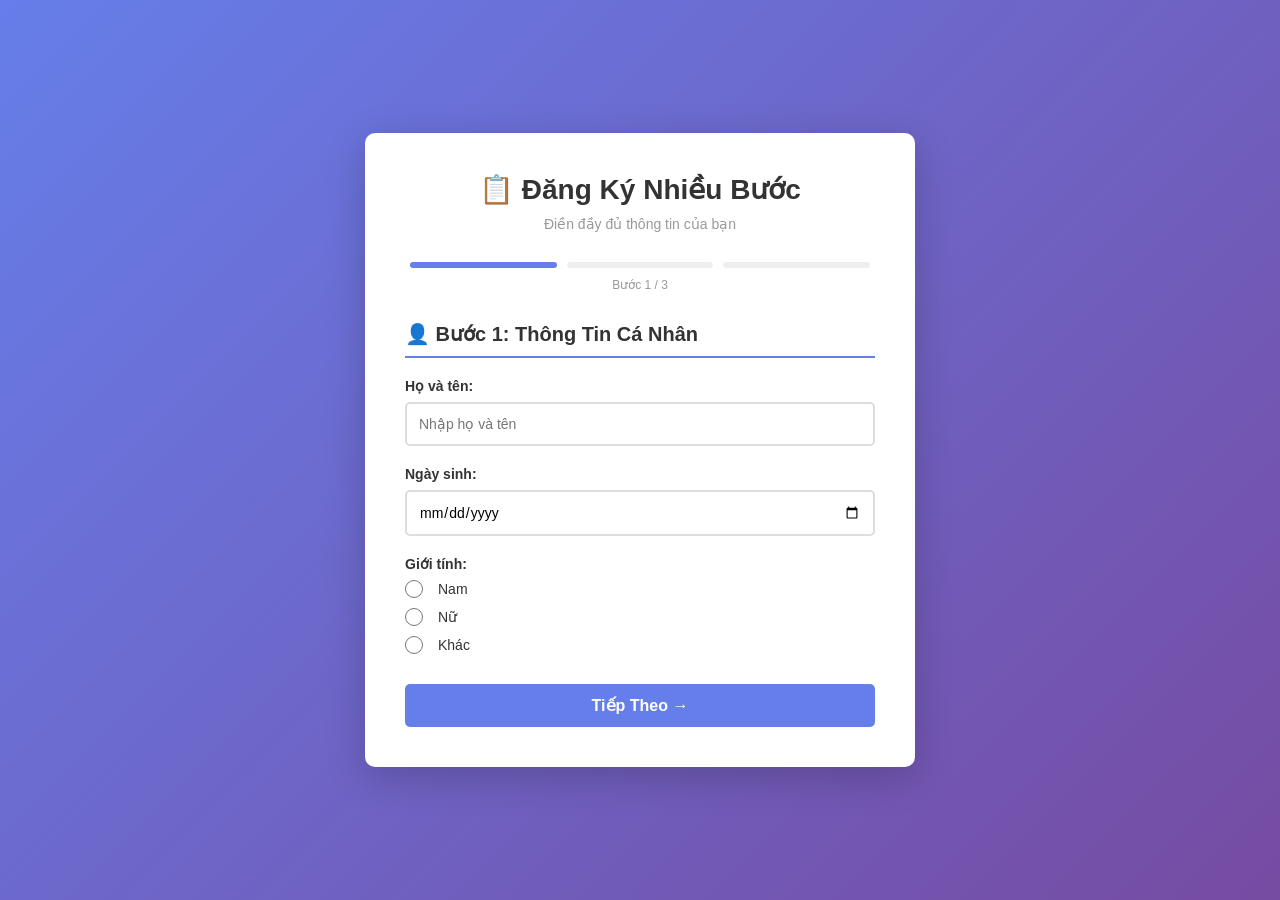
<file: bai4th/Bai3/part3-2.html>
<!DOCTYPE html>
<html lang="vi">

<head>
    <meta charset="UTF-8">
    <meta name="viewport" content="width=device-width, initial-scale=1.0">
    <title>Bài 3.2 - Multi-step Form</title>
    <style>
        * {
            margin: 0;
            padding: 0;
            box-sizing: border-box;
        }
        
        body {
            font-family: 'Segoe UI', Tahoma, Geneva, Verdana, sans-serif;
            background: linear-gradient(135deg, #667eea 0%, #764ba2 100%);
            min-height: 100vh;
            display: flex;
            align-items: center;
            justify-content: center;
            padding: 20px;
        }
        
        .container {
            background: white;
            padding: 40px;
            border-radius: 10px;
            box-shadow: 0 10px 40px rgba(0, 0, 0, 0.2);
            max-width: 550px;
            width: 100%;
        }
        
        h1 {
            text-align: center;
            color: #333;
            margin-bottom: 10px;
            font-size: 28px;
        }
        
        .subtitle {
            text-align: center;
            color: #999;
            margin-bottom: 30px;
            font-size: 14px;
        }
        /* Progress Bar */
        
        .progress {
            margin-bottom: 30px;
        }
        
        .progress-bar {
            display: flex;
            align-items: center;
            justify-content: space-between;
            margin-bottom: 10px;
        }
        
        .step {
            flex: 1;
            height: 6px;
            background: #eee;
            margin: 0 5px;
            border-radius: 3px;
            transition: background 0.3s;
        }
        
        .step.active {
            background: #667eea;
        }
        
        .step.completed {
            background: #4caf50;
        }
        
        .progress-info {
            text-align: center;
            font-size: 12px;
            color: #999;
        }
        /* Steps */
        
        .form-group {
            margin-bottom: 20px;
        }
        
        label {
            display: block;
            margin-bottom: 8px;
            font-weight: 600;
            color: #333;
            font-size: 14px;
        }
        
        input[type="text"],
        input[type="email"],
        input[type="password"],
        input[type="date"] {
            width: 100%;
            padding: 12px;
            border: 2px solid #ddd;
            border-radius: 5px;
            font-size: 14px;
            transition: all 0.3s;
            font-family: inherit;
        }
        
        input[type="text"]:focus,
        input[type="email"]:focus,
        input[type="password"]:focus,
        input[type="date"]:focus {
            outline: none;
            border-color: #667eea;
            box-shadow: 0 0 5px rgba(102, 126, 234, 0.5);
        }
        
        input.valid {
            border-color: #4caf50;
            background-color: #f0f8f5;
        }
        
        input.invalid {
            border-color: #f44336;
            background-color: #fff5f5;
        }
        
        .error {
            color: #f44336;
            font-size: 12px;
            margin-top: 5px;
            display: none;
            font-weight: 500;
        }
        
        .error.show {
            display: block;
        }
        
        .radio-group {
            margin-bottom: 15px;
        }
        
        .radio-item {
            margin-bottom: 10px;
            display: flex;
            align-items: center;
        }
        
        input[type="radio"] {
            margin-right: 10px;
            cursor: pointer;
            width: 18px;
            height: 18px;
        }
        
        .radio-item label {
            margin-bottom: 0;
            margin-left: 5px;
            font-weight: normal;
            cursor: pointer;
        }
        
        .step-form {
            display: none;
        }
        
        .step-form.show {
            display: block;
        }
        
        h2 {
            margin-bottom: 20px;
            color: #333;
            font-size: 20px;
            border-bottom: 2px solid #667eea;
            padding-bottom: 10px;
        }
        /* Buttons */
        
        .button-group {
            display: flex;
            gap: 10px;
            margin-top: 30px;
        }
        
        button {
            flex: 1;
            padding: 12px;
            background: #667eea;
            color: white;
            border: none;
            border-radius: 5px;
            font-size: 16px;
            font-weight: 600;
            cursor: pointer;
            transition: all 0.3s;
        }
        
        button:hover {
            background: #764ba2;
            transform: translateY(-2px);
            box-shadow: 0 5px 15px rgba(0, 0, 0, 0.2);
        }
        
        button:active {
            transform: translateY(0);
        }
        
        button:disabled {
            background: #ccc;
            cursor: not-allowed;
            transform: none;
        }
        
        button.back {
            background: #999;
        }
        
        button.back:hover {
            background: #777;
        }
        /* Summary */
        
        .summary {
            display: none;
            background: #f9f9f9;
            padding: 20px;
            border-radius: 8px;
            border-left: 4px solid #667eea;
        }
        
        .summary.show {
            display: block;
        }
        
        .summary h2 {
            border: none;
            padding: 0;
            margin-bottom: 15px;
        }
        
        .summary-item {
            margin-bottom: 12px;
            padding: 10px 0;
            border-bottom: 1px solid #eee;
        }
        
        .summary-item:last-child {
            border-bottom: none;
        }
        
        .summary-label {
            font-size: 12px;
            color: #999;
            margin-bottom: 3px;
        }
        
        .summary-value {
            font-size: 16px;
            color: #333;
            font-weight: 500;
        }
        
        .success-message {
            display: none;
            background: #4caf50;
            color: white;
            padding: 30px;
            border-radius: 10px;
            text-align: center;
            font-size: 16px;
        }
        
        .success-message.show {
            display: block;
        }
        
        .success-message h2 {
            color: white;
            border: none;
            margin-bottom: 15px;
            font-size: 24px;
        }
        
        .success-message p {
            font-size: 18px;
            margin-bottom: 20px;
        }
    </style>
</head>

<body>
    <div class="container">
        <h1>📋 Đăng Ký Nhiều Bước</h1>
        <p class="subtitle">Điền đầy đủ thông tin của bạn</p>

        <!-- Progress Bar -->
        <div class="progress">
            <div class="progress-bar">
                <div class="step active" id="step1Indicator"></div>
                <div class="step" id="step2Indicator"></div>
                <div class="step" id="step3Indicator"></div>
            </div>
            <div class="progress-info">
                Bước <span id="currentStep">1</span> / 3
            </div>
        </div>

        <!-- Form -->
        <form id="multiStepForm">
            <!-- Bước 1: Thông tin cá nhân -->
            <div id="step1" class="step-form show">
                <h2>👤 Bước 1: Thông Tin Cá Nhân</h2>

                <div class="form-group">
                    <label for="fullName">Họ và tên:</label>
                    <input type="text" id="fullName" placeholder="Nhập họ và tên" />
                    <div class="error" id="fullNameError"></div>
                </div>

                <div class="form-group">
                    <label for="dateOfBirth">Ngày sinh:</label>
                    <input type="date" id="dateOfBirth" />
                    <div class="error" id="dateOfBirthError"></div>
                </div>

                <div class="form-group">
                    <label>Giới tính:</label>
                    <div class="radio-group">
                        <div class="radio-item">
                            <input type="radio" id="male" name="gender" value="Nam" />
                            <label for="male">Nam</label>
                        </div>
                        <div class="radio-item">
                            <input type="radio" id="female" name="gender" value="Nữ" />
                            <label for="female">Nữ</label>
                        </div>
                        <div class="radio-item">
                            <input type="radio" id="other" name="gender" value="Khác" />
                            <label for="other">Khác</label>
                        </div>
                    </div>
                    <div class="error" id="genderError"></div>
                </div>
            </div>

            <!-- Bước 2: Thông tin tài khoản -->
            <div id="step2" class="step-form">
                <h2>🔐 Bước 2: Thông Tin Tài Khoản</h2>

                <div class="form-group">
                    <label for="email">Email:</label>
                    <input type="email" id="email" placeholder="Nhập email" />
                    <div class="error" id="emailError"></div>
                </div>

                <div class="form-group">
                    <label for="password">Mật khẩu:</label>
                    <input type="password" id="password" placeholder="Nhập mật khẩu (tối thiểu 8 ký tự)" />
                    <div class="error" id="passwordError"></div>
                </div>

                <div class="form-group">
                    <label for="confirmPassword">Xác nhận mật khẩu:</label>
                    <input type="password" id="confirmPassword" placeholder="Nhập lại mật khẩu" />
                    <div class="error" id="confirmPasswordError"></div>
                </div>
            </div>

            <!-- Bước 3: Xác nhận -->
            <div id="step3" class="step-form">
                <h2>✓ Bước 3: Xác Nhận Thông Tin</h2>

                <div class="summary" id="summary">
                    <h2>📝 Tóm tắt thông tin</h2>

                    <div class="summary-item">
                        <div class="summary-label">Họ và tên</div>
                        <div class="summary-value" id="summaryFullName"></div>
                    </div>

                    <div class="summary-item">
                        <div class="summary-label">Ngày sinh</div>
                        <div class="summary-value" id="summaryDateOfBirth"></div>
                    </div>

                    <div class="summary-item">
                        <div class="summary-label">Giới tính</div>
                        <div class="summary-value" id="summaryGender"></div>
                    </div>

                    <div class="summary-item">
                        <div class="summary-label">Email</div>
                        <div class="summary-value" id="summaryEmail"></div>
                    </div>
                </div>
            </div>

            <!-- Nút điều hướng -->
            <div class="button-group">
                <button type="button" id="backBtn" class="back" style="display: none;">← Quay Lại</button>
                <button type="button" id="nextBtn">Tiếp Theo →</button>
                <button type="submit" id="submitBtn" style="display: none;">Hoàn Thành ✓</button>
            </div>
        </form>

        <!-- Thông báo thành công -->
        <div id="successMessage" class="success-message">
            <h2>🎉 Đăng Ký Thành Công!</h2>
            <p>Chào mừng <span id="userGreeting"></span>,</p>
            <p>Tài khoản của bạn đã được tạo thành công.</p>
        </div>
    </div>

    <script>
        document.addEventListener('DOMContentLoaded', () => {
            // State
            let currentStep = 1;
            const totalSteps = 3;
            const formData = {
                fullName: '',
                dateOfBirth: '',
                gender: '',
                email: '',
                password: '',
                confirmPassword: ''
            };

            // Elements
            const form = document.getElementById('multiStepForm');
            const backBtn = document.getElementById('backBtn');
            const nextBtn = document.getElementById('nextBtn');
            const submitBtn = document.getElementById('submitBtn');
            const successMessage = document.getElementById('successMessage');
            const userGreeting = document.getElementById('userGreeting');

            // Update progress bar
            const updateProgressBar = () => {
                document.getElementById('currentStep').textContent = currentStep;
                for (let i = 1; i <= totalSteps; i++) {
                    const indicator = document.getElementById('step' + i + 'Indicator');
                    indicator.classList.remove('active', 'completed');
                    if (i < currentStep) {
                        indicator.classList.add('completed');
                    } else if (i === currentStep) {
                        indicator.classList.add('active');
                    }
                }
            };

            // Show/hide steps
            const showStep = (stepNum) => {
                for (let i = 1; i <= totalSteps; i++) {
                    const stepEl = document.getElementById('step' + i);
                    if (i === stepNum) {
                        stepEl.classList.add('show');
                    } else {
                        stepEl.classList.remove('show');
                    }
                }
            };

            // Update button visibility
            const updateButtons = () => {
                backBtn.style.display = currentStep > 1 ? 'block' : 'none';
                nextBtn.style.display = currentStep < totalSteps ? 'block' : 'none';
                submitBtn.style.display = currentStep === totalSteps ? 'block' : 'none';
            };

            // Utility: Show error
            const showError = (fieldId, message) => {
                const field = document.getElementById(fieldId);
                const errorDiv = document.getElementById(fieldId + 'Error');
                if (field) {
                    field.classList.add('invalid');
                    field.classList.remove('valid');
                }
                if (errorDiv) {
                    errorDiv.textContent = message;
                    errorDiv.classList.add('show');
                }
            };

            // Utility: Clear error
            const clearError = (fieldId) => {
                const field = document.getElementById(fieldId);
                const errorDiv = document.getElementById(fieldId + 'Error');
                if (field) {
                    field.classList.remove('invalid');
                    field.classList.add('valid');
                }
                if (errorDiv) {
                    errorDiv.textContent = '';
                    errorDiv.classList.remove('show');
                }
            };

            // Step 1 Validation
            const validateStep1 = () => {
                let isValid = true;

                const fullName = document.getElementById('fullName').value.trim();
                if (!fullName) {
                    showError('fullName', 'Họ và tên không được trống');
                    isValid = false;
                } else if (fullName.length < 3) {
                    showError('fullName', 'Họ và tên phải từ 3 ký tự trở lên');
                    isValid = false;
                } else if (!/^[a-zA-ZÀ-ỹ\s]+$/.test(fullName)) {
                    showError('fullName', 'Họ và tên chỉ chứa chữ cái');
                    isValid = false;
                } else {
                    clearError('fullName');
                    formData.fullName = fullName;
                }

                const dateOfBirth = document.getElementById('dateOfBirth').value;
                if (!dateOfBirth) {
                    showError('dateOfBirth', 'Ngày sinh không được trống');
                    isValid = false;
                } else {
                    const selectedDate = new Date(dateOfBirth);
                    const today = new Date();
                    if (selectedDate >= today) {
                        showError('dateOfBirth', 'Ngày sinh phải là ngày trong quá khứ');
                        isValid = false;
                    } else {
                        clearError('dateOfBirth');
                        formData.dateOfBirth = dateOfBirth;
                    }
                }

                const genders = document.getElementsByName('gender');
                const isGenderSelected = Array.from(genders).some(g => g.checked);
                if (!isGenderSelected) {
                    document.getElementById('genderError').textContent = 'Vui lòng chọn giới tính';
                    document.getElementById('genderError').classList.add('show');
                    isValid = false;
                } else {
                    document.getElementById('genderError').textContent = '';
                    document.getElementById('genderError').classList.remove('show');
                    formData.gender = document.querySelector('input[name="gender"]:checked').value;
                }

                return isValid;
            };

            // Step 2 Validation
            const validateStep2 = () => {
                let isValid = true;

                const email = document.getElementById('email').value.trim();
                if (!email) {
                    showError('email', 'Email không được trống');
                    isValid = false;
                } else if (!/^[^\s@]+@[^\s@]+\.[^\s@]+$/.test(email)) {
                    showError('email', 'Email không đúng định dạng');
                    isValid = false;
                } else {
                    clearError('email');
                    formData.email = email;
                }

                const password = document.getElementById('password').value;
                if (!password) {
                    showError('password', 'Mật khẩu không được trống');
                    isValid = false;
                } else if (password.length < 8) {
                    showError('password', 'Mật khẩu phải từ 8 ký tự trở lên');
                    isValid = false;
                } else if (!/(?=.*[a-z])(?=.*[A-Z])(?=.*\d)/.test(password)) {
                    showError('password', 'Mật khẩu phải có chữ hoa, chữ thường và chữ số');
                    isValid = false;
                } else {
                    clearError('password');
                    formData.password = password;
                }

                const confirmPassword = document.getElementById('confirmPassword').value;
                if (!confirmPassword) {
                    showError('confirmPassword', 'Xác nhận mật khẩu không được trống');
                    isValid = false;
                } else if (password !== confirmPassword) {
                    showError('confirmPassword', 'Mật khẩu xác nhận không khớp');
                    isValid = false;
                } else {
                    clearError('confirmPassword');
                    formData.confirmPassword = confirmPassword;
                }

                return isValid;
            };

            // Update summary on step 3
            const updateSummary = () => {
                document.getElementById('summaryFullName').textContent = formData.fullName;
                document.getElementById('summaryDateOfBirth').textContent = formData.dateOfBirth;
                document.getElementById('summaryGender').textContent = formData.gender;
                document.getElementById('summaryEmail').textContent = formData.email;
                document.getElementById('summary').classList.add('show');
            };

            // Next button
            nextBtn.addEventListener('click', () => {
                let isValid = false;
                if (currentStep === 1) {
                    isValid = validateStep1();
                } else if (currentStep === 2) {
                    isValid = validateStep2();
                    if (isValid) {
                        updateSummary();
                    }
                }

                if (isValid && currentStep < totalSteps) {
                    currentStep++;
                    showStep(currentStep);
                    updateProgressBar();
                    updateButtons();
                    window.scrollTo(0, 0);
                }
            });

            // Back button
            backBtn.addEventListener('click', () => {
                if (currentStep > 1) {
                    currentStep--;
                    showStep(currentStep);
                    updateProgressBar();
                    updateButtons();
                    window.scrollTo(0, 0);
                }
            });

            // Submit form
            form.addEventListener('submit', (e) => {
                e.preventDefault();
                userGreeting.textContent = formData.fullName;
                form.style.display = 'none';
                successMessage.classList.add('show');
            });

            // Clear errors on input
            document.getElementById('fullName').addEventListener('input', () => {
                if (document.getElementById('fullNameError').classList.contains('show')) {
                    clearError('fullName');
                }
            });
            document.getElementById('email').addEventListener('input', () => {
                if (document.getElementById('emailError').classList.contains('show')) {
                    clearError('email');
                }
            });
            document.getElementById('password').addEventListener('input', () => {
                if (document.getElementById('passwordError').classList.contains('show')) {
                    clearError('password');
                }
            });
            document.getElementById('confirmPassword').addEventListener('input', () => {
                if (document.getElementById('confirmPasswordError').classList.contains('show')) {
                    clearError('confirmPassword');
                }
            });

            // Initialize
            updateProgressBar();
            updateButtons();
        });
    </script>
</body>

</html>
</file>
<file: bai4th/BaiThucHanh/style.css>
body {
    font-family: -apple-system, BlinkMacSystemFont, 'Segoe UI', Roboto, Oxygen, Ubuntu, Cantarell, 'Open Sans', 'Helvetica Neue', sans-serif;
    background-color: #f4f7f6;
    color: #333;
    margin: 0;
    padding: 20px;
}

.container {
    max-width: 900px;
    margin: auto;
    background: white;
    padding: 25px;
    border-radius: 8px;
    box-shadow: 0 2px 10px rgba(0, 0, 0, 0.1);
}

h1 {
    text-align: center;
    color: #0056b3;
}

.form-container,
.controls-container {
    display: flex;
    gap: 10px;
    margin-bottom: 20px;
    flex-wrap: wrap;
}

input[type="text"],
input[type="number"],
select {
    padding: 10px;
    border: 1px solid #ccc;
    border-radius: 4px;
    font-size: 16px;
    flex-grow: 1;
}

button {
    padding: 10px 20px;
    border: none;
    background-color: #007bff;
    color: white;
    border-radius: 4px;
    cursor: pointer;
    font-size: 16px;
    transition: background-color 0.2s;
}

button:hover {
    background-color: #0056b3;
}

table {
    width: 100%;
    border-collapse: collapse;
    margin-top: 20px;
}

th,
td {
    padding: 12px;
    border: 1px solid #ddd;
    text-align: left;
}

th {
    background-color: #f2f2f2;
}

.sortable {
    cursor: pointer;
}

.sortable:hover {
    background-color: #e9e9e9;
}

.sortable span {
    float: right;
}

.delete-btn {
    background-color: #dc3545;
}

.delete-btn:hover {
    background-color: #c82333;
}

.row-weak {
    background-color: #fff3cd;
    /* Màu vàng nhạt */
}

.hidden {
    display: none;
}
</file>
